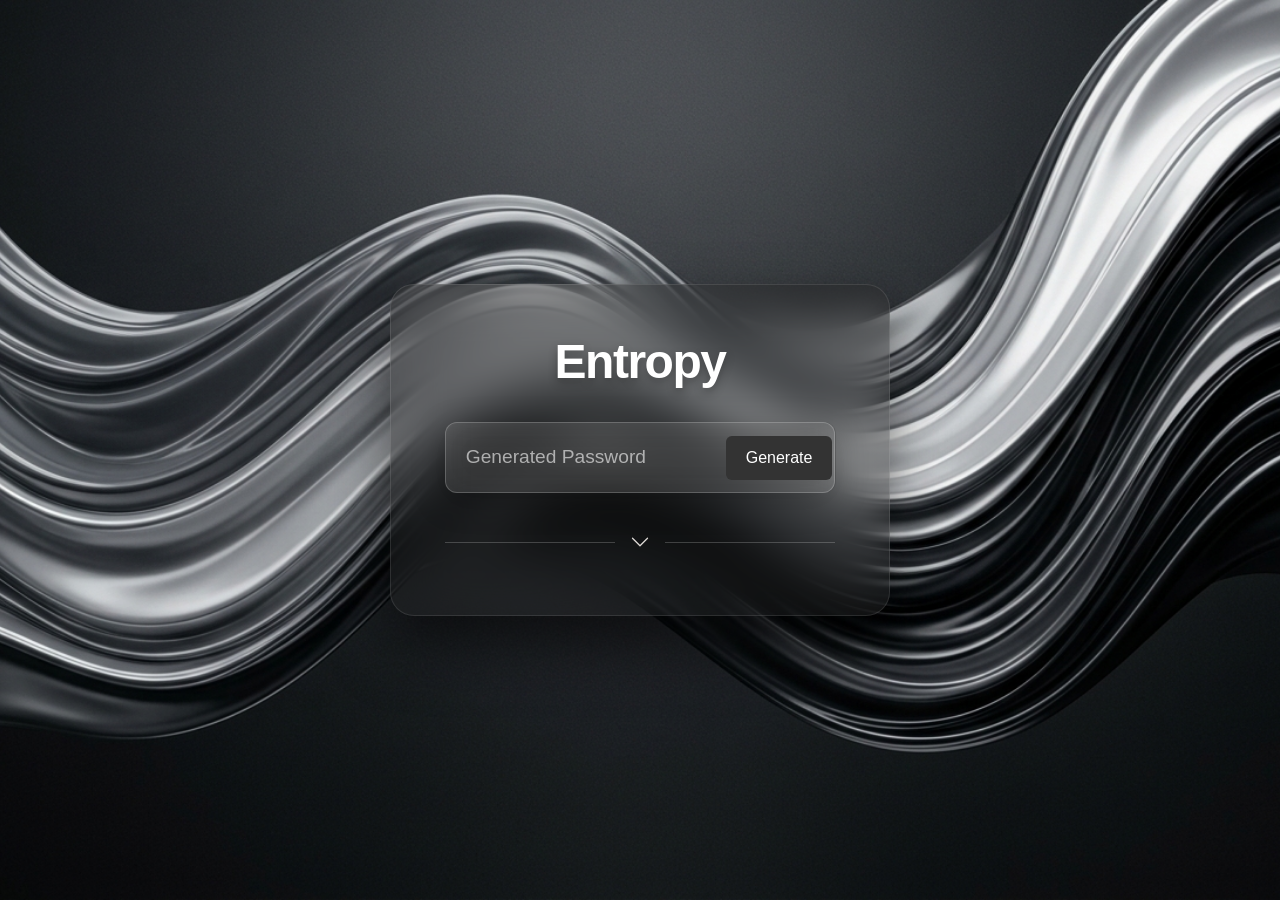
<file: Cryptographic Password Generator/index.html>
<!DOCTYPE html>
<html lang="en">
<head>
    <meta charset="UTF-8">
    <meta name="viewport" content="width=device-width, initial-scale=1.0">
    <title>Random Password Generator</title>
    <!-- Bootstrap CSS -->
    <link href="https://cdn.jsdelivr.net/npm/bootstrap@5.3.3/dist/css/bootstrap.min.css" rel="stylesheet">
    <link rel="stylesheet" href="style.css">
</head>
<body>
    <div class="main-card">
        <h1>Entropy</h1>
        
        <div class="password-container glass-panel">
            <input type="text" id="password-output" readonly placeholder="Generated Password">
            <button id="generate-btn">Generate</button>
        </div>

        <div class="accordion mt-4" id="settingsAccordion" style="width: 400px; max-width: 90%;">
            <div class="accordion-item" style="background: transparent; border: none;">
                <h2 class="accordion-header" id="headingSettings">
                    <button class="accordion-button collapsed minimal-accordion" type="button" data-bs-toggle="collapse" data-bs-target="#collapseSettings" aria-expanded="false" aria-controls="collapseSettings">
                        <span class="right-line"></span>
                    </button>
                </h2>
                <div id="collapseSettings" class="accordion-collapse collapse" aria-labelledby="headingSettings" data-bs-parent="#settingsAccordion">
                    <div class="accordion-body glass-panel mt-2">
                        <div class="settings">
                            <div class="setting mb-2 d-flex justify-content-between align-items-center">
                                <label for="length" class="mb-0">Password Length</label>
                                <input type="number" id="length" min="4" max="10" value="10" class="custom-glass-input" style="max-width: 70px;">
                            </div>
                            <div class="setting mb-2 d-flex justify-content-between align-items-center">
                                <label for="uppercase" class="mb-0">Include Uppercase letters</label>
                                <input type="checkbox" id="uppercase" checked class="custom-glass-checkbox mt-0">
                            </div>
                            <div class="setting mb-2 d-flex justify-content-between align-items-center">
                                <label for="lowercase" class="mb-0">Include Lowercase letters</label>
                                <input type="checkbox" id="lowercase" checked class="custom-glass-checkbox mt-0">
                            </div>
                            <div class="setting mb-2 d-flex justify-content-between align-items-center">
                                <label for="numbers" class="mb-0">Include Numbers</label>
                                <input type="checkbox" id="numbers" checked class="custom-glass-checkbox mt-0">
                            </div>
                            <div class="setting d-flex justify-content-between align-items-center">
                                <label for="symbols" class="mb-0">Include Symbols</label>
                                <input type="checkbox" id="symbols" checked class="custom-glass-checkbox mt-0">
                            </div>
                        </div>
                    </div>
                </div>
            </div>
        </div>
    </div>

    <!-- Bootstrap JS Bundle -->
    <script src="https://cdn.jsdelivr.net/npm/bootstrap@5.3.3/dist/js/bootstrap.bundle.min.js"></script>
    <script src="script.js"></script>
</body>
</html>
</file>
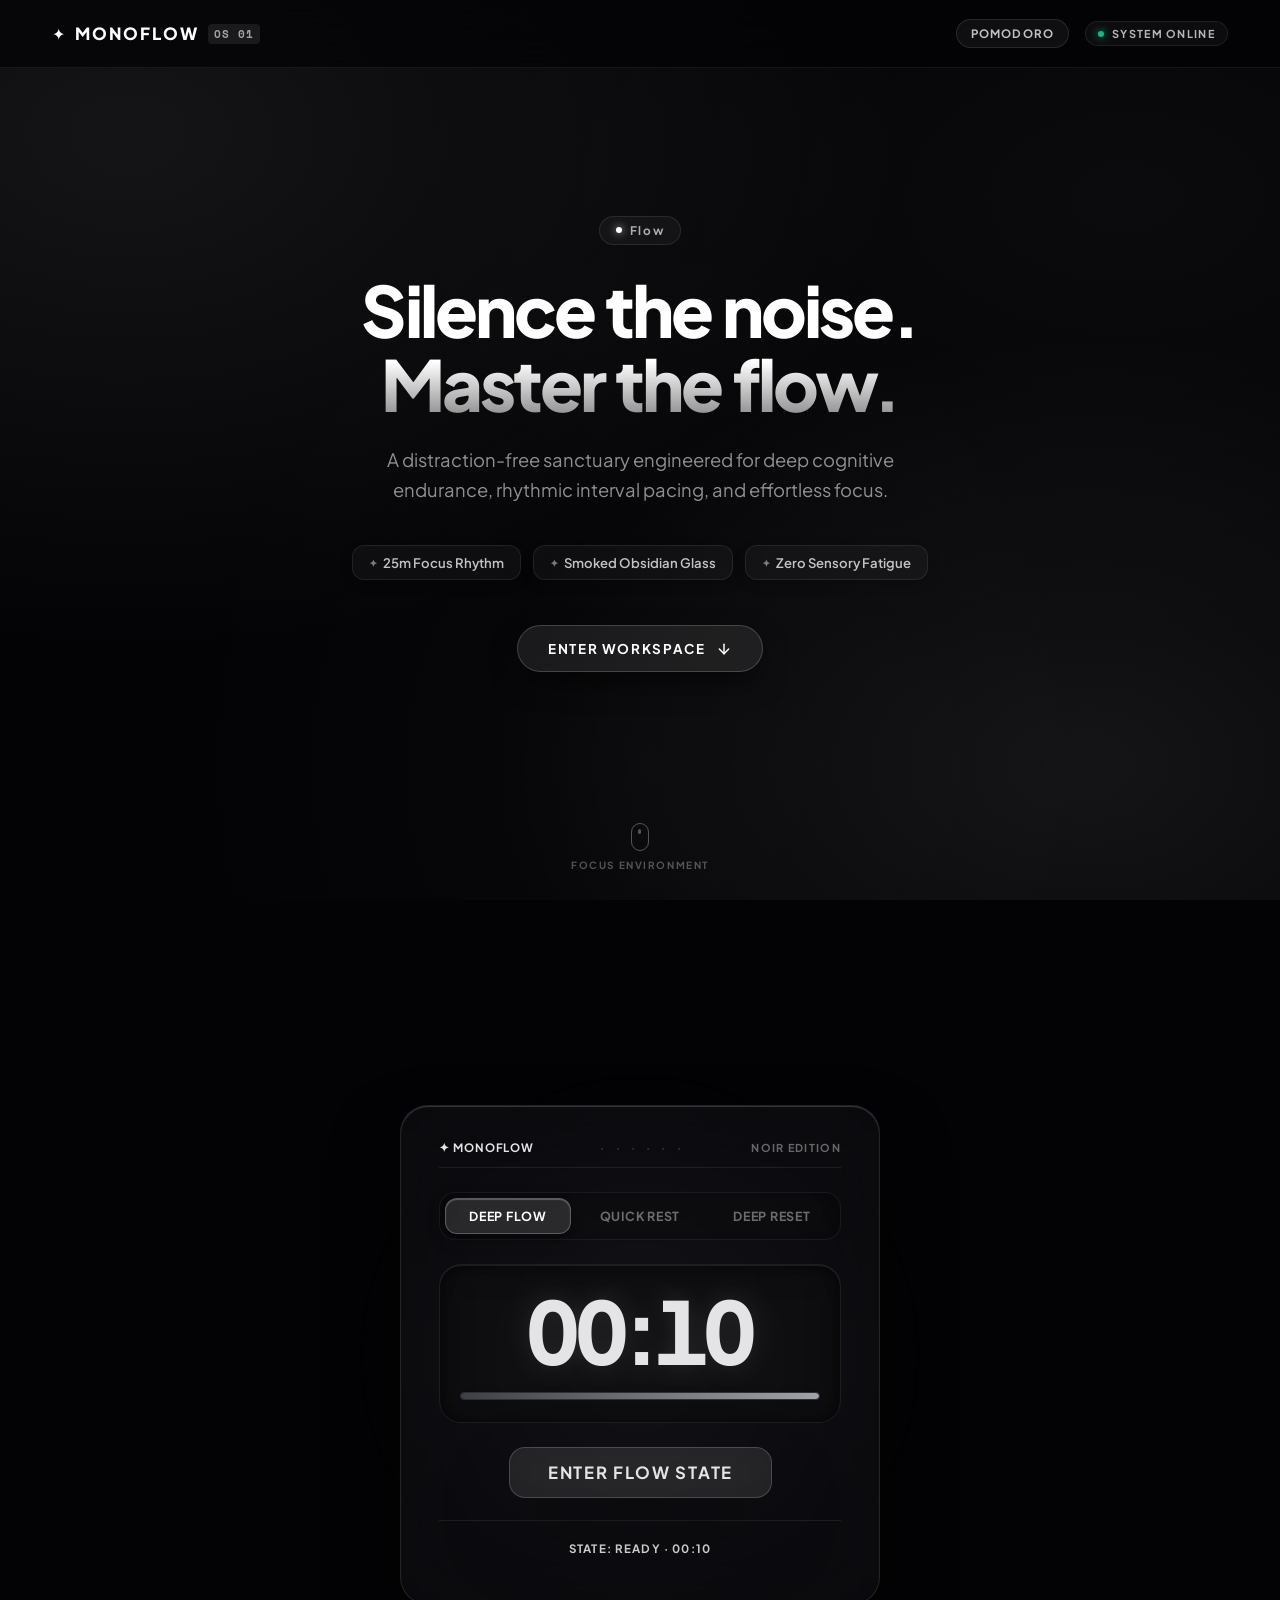
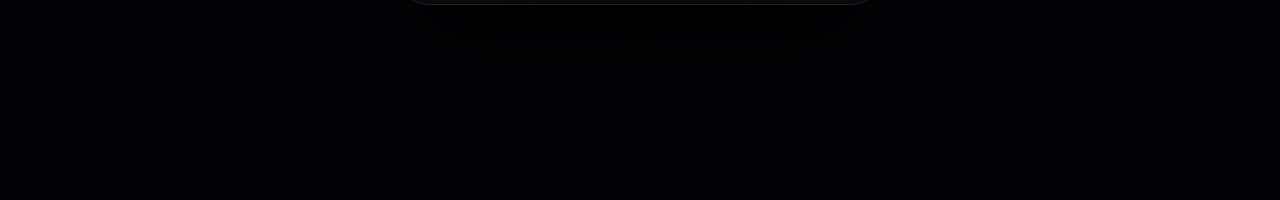
<file: Projects/Pomodoro Timer/index.html>
<!DOCTYPE html>
<html lang="en">
<head>
  <meta charset="UTF-8">
  <meta name="viewport" content="width=device-width, initial-scale=1.0">
  <title>MONOFLOW · Silence The Noise</title>
  <link rel="preconnect" href="https://fonts.googleapis.com">
  <link rel="preconnect" href="https://fonts.gstatic.com" crossorigin>
  <link href="https://fonts.googleapis.com/css2?family=Plus+Jakarta+Sans:wght@400;500;600;700;800&family=Space+Mono:wght@400;700&display=swap" rel="stylesheet">
  <link rel="stylesheet" href="style.css?v=20">
</head>
<body class="theme-pomodoro">

  <!-- Minimal Glass Header Navigation -->
  <header class="site-header">
    <div class="header-inner">
      <div class="brand">
        <span class="brand-spark">✦</span>
        <span class="brand-name">MONOFLOW</span>
        <span class="brand-badge">OS 01</span>
      </div>
      <div class="header-right">
        <a href="#timer-section" class="nav-cta-link">POMODORO</a>
        <div class="header-status">
          <span class="status-pulse"></span>
          <span class="status-label">SYSTEM ONLINE</span>
        </div>
      </div>
    </div>
  </header>

  <!-- 1. Full-Height Minimalist Hero Screen -->
  <section class="hero-screen">
    <div class="hero-content">
      <div class="hero-badge">
        <span class="badge-dot"></span>
        <span class="badge-text">Flow</span>
      </div>

      <h1 class="hero-title">
        Silence the noise.<br>
        <span class="hero-gradient-text">Master the flow.</span>
      </h1>

      <p class="hero-description">
        A distraction-free sanctuary engineered for deep cognitive endurance, rhythmic interval pacing, and effortless focus.
      </p>

      <!-- Key Value Metric Pills -->
      <div class="hero-pills">
        <div class="hero-pill">
          <span class="pill-dot">✦</span>
          <span>25m Focus Rhythm</span>
        </div>
        <div class="hero-pill">
          <span class="pill-dot">✦</span>
          <span>Smoked Obsidian Glass</span>
        </div>
        <div class="hero-pill">
          <span class="pill-dot">✦</span>
          <span>Zero Sensory Fatigue</span>
        </div>
      </div>

      <!-- Action Button to Transition to Clean Timer Environment -->
      <div class="hero-actions">
        <a href="#timer-section" class="hero-cta-btn" id="hero-cta-btn">
          <span>ENTER WORKSPACE</span>
          <svg viewBox="0 0 24 24" width="16" height="16" stroke="currentColor" stroke-width="2.2" fill="none" stroke-linecap="round" stroke-linejoin="round">
            <line x1="12" y1="5" x2="12" y2="19"></line>
            <polyline points="19 12 12 19 5 12"></polyline>
          </svg>
        </a>
      </div>
    </div>

    <!-- Gentle Scroll Indicator -->
    <a href="#timer-section" class="scroll-indicator" aria-label="Scroll to timer environment">
      <span class="scroll-mouse">
        <span class="scroll-wheel"></span>
      </span>
      <span class="scroll-text">FOCUS ENVIRONMENT</span>
    </a>
  </section>

  <!-- 2. Clean Dedicated Timer Environment (Below Hero Screen) -->
  <section class="timer-section" id="timer-section">
    <div class="timer-ambient-glow" aria-hidden="true"></div>

    <div class="timer-container-wrapper">
      <main class="container" id="main-container">
        <!-- Full Expanded View -->
        <div class="expanded-view" id="expanded-view">
          
          <!-- Frosted Glass Monolithic Header -->
          <div class="terminal-header">
            <span class="term-tag">
              <span class="text-full">✦ MONOFLOW</span>
              <span class="text-short">✦ MONO</span>
            </span>
            <span class="term-dots">· · · · · ·</span>
            <span class="term-meta">NOIR EDITION</span>
          </div>

          <!-- Mode Selector Blocks -->
          <div class="modes">
            <button type="button" class="mode-btn active" id="pomodoro-btn">
              <span class="btn-text-full">DEEP FLOW</span>
              <span class="btn-text-short">FLOW</span>
            </button>
            <button type="button" class="mode-btn" id="short-break-btn">
              <span class="btn-text-full">QUICK REST</span>
              <span class="btn-text-short">REST</span>
            </button>
            <button type="button" class="mode-btn" id="long-break-btn">
              <span class="btn-text-full">DEEP RESET</span>
              <span class="btn-text-short">RESET</span>
            </button>
          </div>

          <!-- Timer Display & Glowing Progress Bar -->
          <div class="timer-box-frame" id="timer-box-frame">
            <div id="timer">00:10</div>
            <div class="progress-bar-track" role="progressbar" aria-valuenow="100" aria-valuemin="0" aria-valuemax="100" aria-label="Timer Progress">
              <div class="progress-bar-fill" id="progress-bar-fill"></div>
            </div>
          </div>

          <!-- Action Button -->
          <button type="button" id="start-btn">
            <span class="btn-text-full">ENTER FLOW STATE</span>
            <span class="btn-text-short">ENTER FLOW</span>
          </button>

          <!-- Ambient Glass Footer & Status -->
          <div class="terminal-footer">
            <div class="term-barcode" aria-hidden="true"></div>
            <div class="term-status" id="term-status">
              <span class="status-full">STATE: READY · 00:10</span>
              <span class="status-short">READY · 00:10</span>
            </div>
          </div>
        </div>

        <!-- Minimal Collapse / Expand Button (Bottom-Center Aligned) -->
        <button type="button" class="collapse-btn" id="collapse-btn" aria-label="Toggle minimal view" title="Toggle Minimal View">
          <svg class="collapse-icon-expanded" viewBox="0 0 24 24" width="16" height="16" stroke="currentColor" stroke-width="2.4" fill="none" stroke-linecap="round" stroke-linejoin="round">
            <polyline points="4 14 12 6 20 14"></polyline>
          </svg>
        </button>

        <!-- Ultra-Minimal Collapsed Zen Pill View -->
        <div class="collapsed-view" id="collapsed-view" role="button" tabindex="0" title="Click to expand">
          <span class="collapsed-dot"></span>
          <span class="collapsed-timer" id="collapsed-timer">00:10</span>
          <span class="collapsed-mode" id="collapsed-mode">
            <span class="mode-full">DEEP FLOW</span>
            <span class="mode-short">FLOW</span>
          </span>
          <svg class="expand-icon" viewBox="0 0 24 24" width="14" height="14" stroke="currentColor" stroke-width="2.4" fill="none" stroke-linecap="round" stroke-linejoin="round">
            <polyline points="6 9 12 15 18 9"></polyline>
          </svg>
        </div>
      </main>
    </div>
  </section>

  <script src="script.js?v=14"></script>
</body>
</html>
</file>
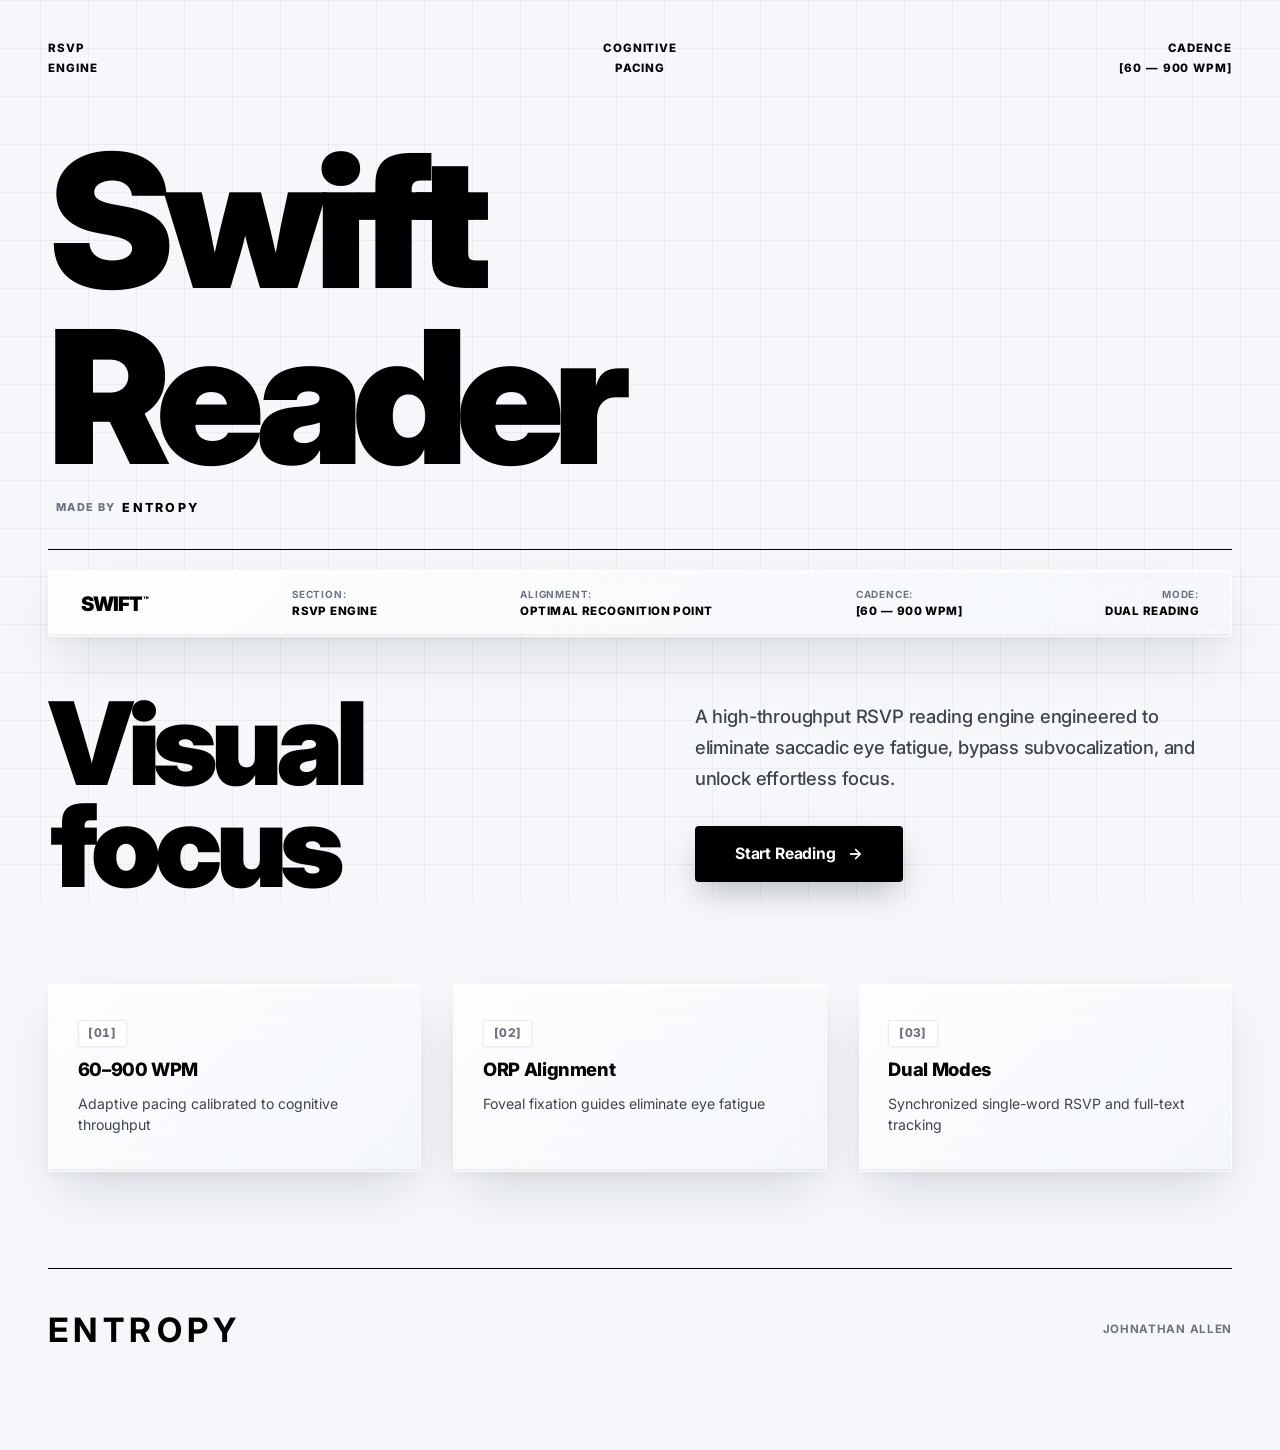
<file: Projects/Swift Reader/index.html>
<!DOCTYPE html>
<html lang="en">
<head>
  <meta charset="UTF-8">
  <meta name="viewport" content="width=device-width, initial-scale=1.0">
  <title>Swift — High-Throughput RSVP Speed Reader</title>
  <link rel="preconnect" href="https://fonts.googleapis.com">
  <link rel="preconnect" href="https://fonts.gstatic.com" crossorigin>
  <link href="https://fonts.googleapis.com/css2?family=Inter:wght@400;500;600;700;800;900&display=swap" rel="stylesheet">
  <link rel="stylesheet" href="style.css">
</head>
<body class="editorial-body">
  <!-- Fluid Liquid Metal Ambient Background -->
  <div class="ambient-backdrop">
    <div class="ambient-orb ambient-orb-1"></div>
    <div class="ambient-orb ambient-orb-2"></div>
    <div class="ambient-orb ambient-orb-3"></div>
  </div>

  <!-- Top Utility Navigation Grid -->
  <nav class="top-utility-grid" aria-label="Page utilities">
    <div class="utility-col utility-left">
      <span>RSVP</span>
      <span>ENGINE</span>
    </div>
    <div class="utility-col utility-mid">
      <span>COGNITIVE</span>
      <span>PACING</span>
    </div>
    <div class="utility-col utility-right">
      <span>CADENCE</span>
      <span>[60 — 900 WPM]</span>
    </div>
  </nav>

  <!-- Primary Colossal Section -->
  <header class="colossal-hero-section">
    <div class="colossal-title-wrapper">
      <h1 class="colossal-title">
        <span class="title-row">Swift<br>Reader</span>
      </h1>
      <div class="hero-attribution">
        <span class="attr-prefix">MADE BY</span>
        <span class="attr-brand">ENTROPY</span>
      </div>
    </div>
  </header>

  <!-- Advisory Mobile Screen Notice (< 480px) -->
  <aside class="hero-screen-notice" role="alert" aria-live="polite">
    <div class="notice-header">
      <div class="notice-badge">
        <span class="notice-pulse"></span>
        <span class="notice-tag">VIEWPORT NOTICE</span>
      </div>
      <span class="notice-code">[RES &lt; 480PX]</span>
    </div>
    <div class="notice-body">
      <h2 class="notice-title">Switch to a Larger Screen</h2>
      <p class="notice-description">
        Swift is engineered for high-throughput RSVP reading and dual-tracking modes requiring a wider display to maintain optimal visual pacing. Please access Swift on a tablet, laptop, or desktop computer.
      </p>
    </div>
    <div class="notice-footer">
      <span class="notice-meta-tag">OPTIMAL EXPERIENCE: ≥ 768PX</span>
    </div>
  </aside>

  <!-- Razor-Thin Full-Width Divider Line -->
  <div class="hairline-divider" role="separator"></div>

  <!-- Microscopic Structured Metadata Row -->
  <section class="metadata-grid" aria-label="System metadata">
    <div class="meta-col meta-brand">
      <span class="brand-mark">SWIFT<sup>™</sup></span>
      <span class="meta-brand-badge">SYSTEM SPECS</span>
    </div>
    <div class="meta-col">
      <span class="meta-label">SECTION:</span>
      <span class="meta-val">RSVP ENGINE</span>
    </div>
    <div class="meta-col">
      <span class="meta-label">ALIGNMENT:</span>
      <span class="meta-val">OPTIMAL RECOGNITION POINT</span>
    </div>
    <div class="meta-col">
      <span class="meta-label">CADENCE:</span>
      <span class="meta-val">[60 — 900 WPM]</span>
    </div>
    <div class="meta-col meta-right">
      <span class="meta-label">MODE:</span>
      <span class="meta-val">DUAL READING</span>
    </div>
  </section>

  <!-- Lower Section: Secondary Heading & Features -->
  <main class="lower-editorial-section">
    <div class="lower-layout">
      <!-- Colossal Secondary Staggered Heading -->
      <div class="secondary-heading-block">
        <h2 class="secondary-title">
          <span class="title-row">Visual</span>
          <span class="title-row">focus</span>
        </h2>
      </div>

      <!-- Description and Actions -->
      <div class="editorial-content-block">
        <p class="hero-description">
          A high-throughput RSVP reading engine engineered to eliminate saccadic eye fatigue, bypass subvocalization, and unlock effortless focus.
        </p>

        <div class="hero-actions">
          <a href="reader.html" class="editorial-cta-btn">
            <span>Start Reading</span>
            <span class="arrow">→</span>
          </a>
        </div>
      </div>
    </div>

    <!-- Editorial Feature Grid -->
    <div class="features-grid">
      <article class="feature-card">
        <span class="feature-index">[01]</span>
        <h3 class="feature-title">60–900 WPM</h3>
        <p class="feature-desc">Adaptive pacing calibrated to cognitive throughput</p>
      </article>
      <article class="feature-card">
        <span class="feature-index">[02]</span>
        <h3 class="feature-title">ORP Alignment</h3>
        <p class="feature-desc">Foveal fixation guides eliminate eye fatigue</p>
      </article>
      <article class="feature-card">
        <span class="feature-index">[03]</span>
        <h3 class="feature-title">Dual Modes</h3>
        <p class="feature-desc">Synchronized single-word RSVP and full-text tracking</p>
      </article>
    </div>
  </main>

  <!-- Minimalist Editorial Footer -->
  <footer class="editorial-footer" aria-label="Site footer">
    <div class="hairline-divider" role="separator"></div>

    <div class="footer-inner">
      <div class="footer-minimal-layout">
        <!-- Brand Identity (ENTROPY Logo) -->
        <div class="footer-brand-block">
          <span class="entropy-logo">ENTROPY</span>
        </div>

        <!-- Minimalist Legal Lockup -->
        <div class="footer-meta-block">
          <div class="footer-copy-text">
            <span>Johnathan Allen</span>
          </div>
        </div>
      </div>
    </div>
  </footer>

</body>
</html>
</file>
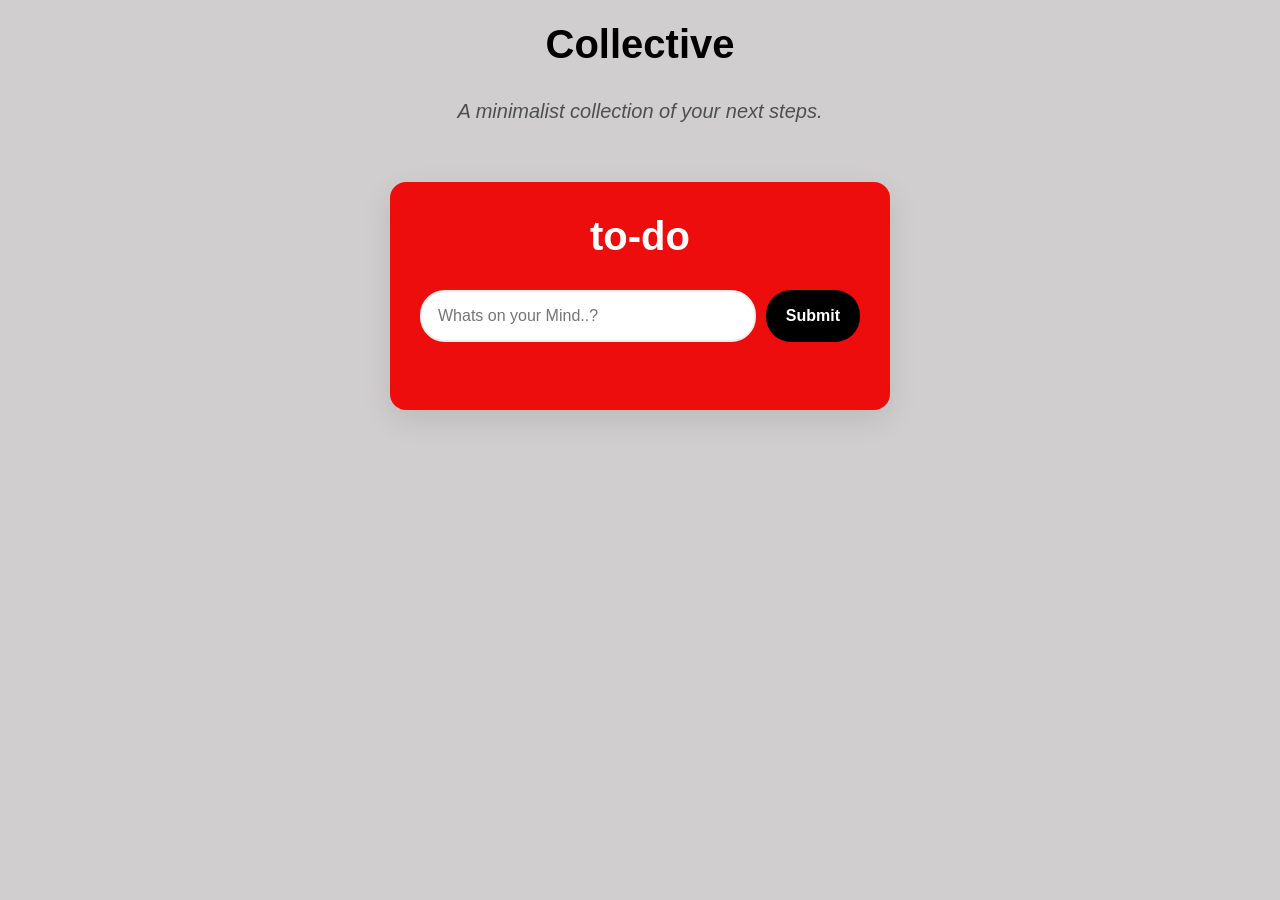
<file: Projects/To-Do App/index.html>
<!DOCTYPE html>
<html lang="en">
<head>
    <meta charset="UTF-8">
    <meta name="viewport" content="width=device-width, initial-scale=1.0">
    <title>To-Do List</title>
    <link href="https://cdn.jsdelivr.net/npm/bootstrap@5.3.8/dist/css/bootstrap.min.css" rel="stylesheet" integrity="sha384-sRIl4kxILFvY47J16cr9ZwB07vP4J8+LH7qKQnuqkuIAvNWLzeN8tE5YBujZqJLB" crossorigin="anonymous">
    <link rel="stylesheet" href="style.css">
</head>
<body>
    <section class="jumbotron text-center w-100">
        <div class="container">
          <h1 class="jumbotron-heading" style="color: black;">Collective</h1>
          <p class="lead text-muted" style="font-style: italic;">A minimalist collection of your next steps.</p>
          
        </div>
    </section>
    
    <div class="todo-container">
        <h1>to-do</h1>
        <div class="input-container">
            <input type="text" id="task-input" placeholder="Whats on your Mind..?">
            <button id="add-btn">Submit</button>
        </div>
        <ol id="task-list">
            <!-- Tasks will be added here dynamically -->
        </ol>
    </div>
    <script src="https://cdn.jsdelivr.net/npm/bootstrap@5.3.8/dist/js/bootstrap.bundle.min.js" integrity="sha384-FKyoEForCGlyvwx9Hj09JcYn3nv7wiPVlz7YYwJrWVcXK/BmnVDxM+D2scQbITxI" crossorigin="anonymous"></script>
    <script src="script.js"></script>
</body>
</html>
</file>
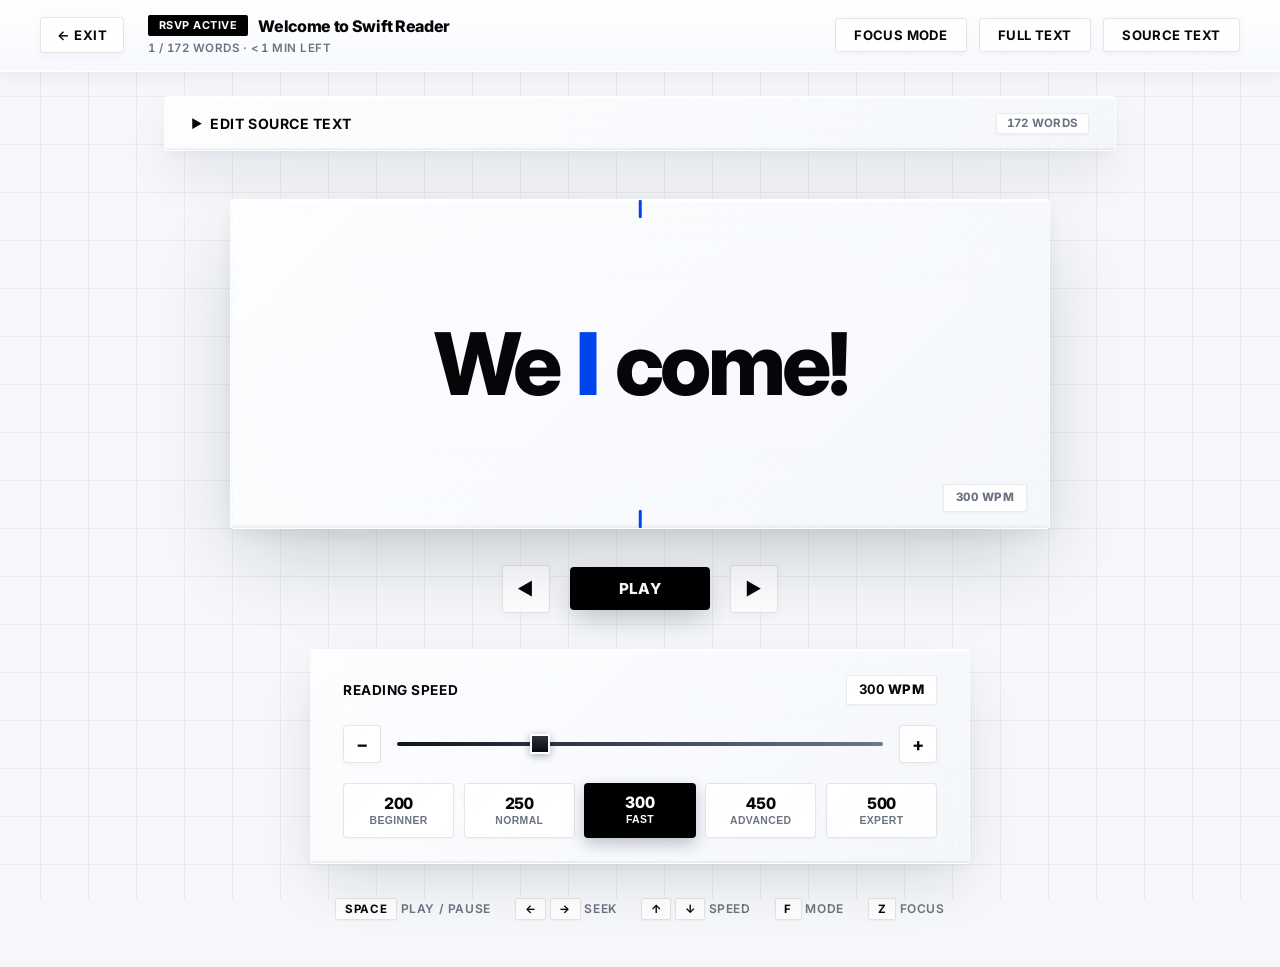
<file: Projects/Swift Reader/reader.html>
<!DOCTYPE html>
<html lang="en">
<head>
  <meta charset="UTF-8">
  <meta name="viewport" content="width=device-width, initial-scale=1.0">
  <title>Swift Reader — Reading Workspace</title>
  <link rel="preconnect" href="https://fonts.googleapis.com">
  <link rel="preconnect" href="https://fonts.gstatic.com" crossorigin>
  <link href="https://fonts.googleapis.com/css2?family=Inter:wght@400;500;600;700;800;900&display=swap" rel="stylesheet">
  <link rel="stylesheet" href="style.css">
  <script src="script.js" defer></script>
</head>
<body class="mode-rsvp">
  <!-- Fluid Liquid Metal Ambient Background -->
  <div class="ambient-backdrop">
    <div class="ambient-orb ambient-orb-1"></div>
    <div class="ambient-orb ambient-orb-2"></div>
    <div class="ambient-orb ambient-orb-3"></div>
  </div>

  <!-- Top Swiss Header -->
  <header class="app-header">
    <div class="header-container">
      <div class="header-left">
        <a href="index.html" class="back-link" title="Return to Home">
          <span>← Exit</span>
        </a>
        <div class="doc-info">
          <div class="doc-title-row">
            <span class="doc-badge">RSVP Active</span>
            <h1 id="doc-title" class="doc-title">Welcome to Swift Reader</h1>
          </div>
          <div id="reading-stats" class="reading-stats">1 / 172 words · &lt; 1 min left</div>
        </div>
      </div>

      <div class="header-right">
        <!-- Focus Mode Toggle -->
        <button id="focus-toggle-btn" class="icon-btn glass-btn focus-btn" title="Toggle Focus Mode (Z)" aria-label="Toggle Focus Mode">
          <span class="focus-label">Focus Mode</span>
        </button>
        <!-- Mode Switcher (RSVP vs Full Text) -->
        <button id="mode-toggle-btn" class="icon-btn glass-btn mode-btn" title="Toggle Full Text Mode (F)" aria-label="Toggle Reading Mode">
          <span class="mode-label">Full Text</span>
        </button>
        <!-- Toggle Source Text Input -->
        <button id="source-toggle-btn" class="icon-btn glass-btn" title="Edit Source Text" aria-label="Edit Source Text">
          <span>Source Text</span>
        </button>
      </div>

      <!-- Minimal Brand Tag (Active during mobile screen lockout) -->
      <span class="header-brand-tag">SWIFT</span>
    </div>
  </header>

  <!-- Collapsible Source Text Drawer -->
  <section class="source-panel-container">
    <div id="source-collapsible" class="source-collapsible">
      <button id="source-header-btn" class="source-summary" aria-expanded="false" aria-controls="source-body">
        <span class="summary-label">
          <span class="summary-chevron">▶</span>
          <span>Edit Source Text</span>
        </span>
        <span id="word-count-badge" class="word-count-badge">172 words</span>
      </button>
      <div id="source-body" class="source-body-wrapper">
        <div class="source-body-content">
          <textarea id="text-input" rows="7" placeholder="Paste or type text to read here...">Welcome!
You're reading this with RSVP — Rapid Serial Visual Presentation. One word at a time, right where your eyes are. No scanning, no jumping around. Just pure focus.
Notice how fast you're going? That's the magic. Your brain doesn't need to move your eyes across lines anymore. Words come to you. It's surprisingly natural once you get into the flow.
What You Can Do
Import any book, PDF, or article from a URL. Paste text directly if you prefer. Everything gets transformed into this smooth reading experience.
Customize your speed — start slow, then challenge yourself. Adjust the font, size, and pauses until it feels just right for you. The settings icon in the corner has everything you need.
Press Space to pause or play. Use arrow keys to skip forward or back. Toggle the text panel to see the full context whenever you need it.
That's It!
Go to your library and add something to read. A book you've been meaning to finish, an article you saved, anything. Happy reading!</textarea>
          <div class="source-actions">
            <button id="load-text-btn" class="load-text-btn glass-btn-primary">Load Text</button>
            <button id="collapse-text-btn" class="collapse-btn glass-btn" title="Collapse source text">Close</button>
          </div>
        </div>
      </div>
    </div>
  </section>

  <!-- Main Reading Workspace -->
  <main class="reading-workspace">

    <!-- Minimal Focus Mode Top Bar (Dedicated Clearance, Zero Content Overlap) -->
    <div class="focus-top-nav">
      <div class="focus-indicator-pill">
        <span class="focus-pulse-dot"></span>
        <span class="focus-nav-label">Focus Mode</span>
      </div>
      <button id="exit-focus-btn" class="exit-focus-btn glass-btn" title="Exit Focus Mode (Esc / Z)" aria-label="Exit Focus Mode">
        <span>✕ Exit Focus</span>
        <kbd>Esc</kbd>
      </button>
    </div>

    <!-- MODE 1: RSVP SINGLE-WORD VIEW (Default) -->
    <section id="rsvp-view" class="reading-mode-view rsvp-view">
      <!-- Stark Swiss RSVP Card -->
      <div class="rsvp-card">
        <div class="orp-tick orp-tick-top"></div>
        <div id="rsvp-word-display" class="rsvp-word-display">
          <span class="orp-prefix">Wel</span><span class="orp-anchor">c</span><span class="orp-suffix">ome!</span>
        </div>
        <div class="orp-tick orp-tick-bottom"></div>
        <div id="rsvp-wpm-badge" class="rsvp-wpm-badge">300 WPM</div>
      </div>

      <!-- Playback Controls -->
      <div class="playback-controls">
        <button id="prev-word-btn" class="nav-btn glass-btn" title="Previous word (←)">◀</button>
        <button id="play-pause-btn" class="play-btn glass-btn-primary" title="Play / Pause (Space)">Play</button>
        <button id="next-word-btn" class="nav-btn glass-btn" title="Next word (→)">▶</button>
      </div>

      <!-- Speed Control Panel -->
      <div class="speed-panel">
        <div class="speed-panel-header">
          <span class="speed-title">Reading Speed</span>
          <span class="speed-value-display"><strong id="speed-display-val">300</strong> WPM</span>
        </div>

        <!-- Slider with Minus and Plus Buttons -->
        <div class="speed-slider-row">
          <button id="speed-minus-btn" class="speed-step-btn glass-btn" title="Decrease speed (-)">−</button>
          <input type="range" id="speed-slider" min="60" max="900" step="10" value="300" class="speed-slider">
          <button id="speed-plus-btn" class="speed-step-btn glass-btn" title="Increase speed (+)">+</button>
        </div>

        <!-- Speed Presets -->
        <div class="speed-presets-row">
          <button class="preset-btn" data-wpm="200">
            <span class="preset-val">200</span>
            <span class="preset-name">Beginner</span>
          </button>
          <button class="preset-btn" data-wpm="250">
            <span class="preset-val">250</span>
            <span class="preset-name">Normal</span>
          </button>
          <button class="preset-btn active" data-wpm="300">
            <span class="preset-val">300</span>
            <span class="preset-name">Fast</span>
          </button>
          <button class="preset-btn" data-wpm="450">
            <span class="preset-val">450</span>
            <span class="preset-name">Advanced</span>
          </button>
          <button class="preset-btn" data-wpm="500">
            <span class="preset-val">500</span>
            <span class="preset-name">Expert</span>
          </button>
        </div>
      </div>

      <!-- Keyboard Shortcuts Legend -->
      <footer class="shortcuts-legend">
        <span><kbd>Space</kbd> Play / Pause</span>
        <span><kbd>←</kbd> <kbd>→</kbd> Seek</span>
        <span><kbd>↑</kbd> <kbd>↓</kbd> Speed</span>
        <span><kbd>F</kbd> Mode</span>
        <span><kbd>Z</kbd> Focus</span>
      </footer>
    </section>

    <!-- MODE 2: FULL TEXT VIEW -->
    <section id="fulltext-view" class="reading-mode-view fulltext-view">
      <!-- Full Passage Content -->
      <div id="reader-passage" class="passage-container" aria-live="polite">
        <!-- Spans mounted dynamically -->
      </div>

      <!-- Bottom Progress & Controls Bar -->
      <div class="fulltext-bottom-bar">
        <div class="fulltext-nav-controls">
          <button id="ft-prev-btn" class="nav-btn glass-btn" title="Previous word">◀</button>
          <button id="ft-play-pause-btn" class="play-btn glass-btn-primary" title="Play / Pause">Play</button>
          <button id="ft-next-btn" class="nav-btn glass-btn" title="Next word">▶</button>
        </div>

        <!-- Progress Timeline Track -->
        <div class="timeline-container">
          <input type="range" id="ft-progress-bar" min="0" max="100" value="0" class="timeline-slider">
        </div>

        <div class="fulltext-stats">
          <span id="ft-time-left" class="hud-pill">&lt; 1 min left</span>
          <span id="ft-wpm" class="hud-pill">300 WPM</span>
        </div>
      </div>
    </section>

    <!-- Advisory Screen Notice (< 480px) -->
    <div id="screen-notice" class="screen-notice" role="alert">
      <div class="notice-title">Screen Notice</div>
      <p>Please expand your viewport or switch to a display wider than 480px for the optimal RSVP reading experience.</p>
    <div id="screen-notice" class="screen-notice" role="alert" aria-live="polite">
      <div class="notice-header">
        <div class="notice-badge">
          <span class="notice-pulse"></span>
          <span class="notice-tag">VIEWPORT NOTICE</span>
        </div>
        <span class="notice-code">[RES &lt; 480PX]</span>
      </div>
      <div class="notice-body">
        <h2 class="notice-title">Switch to a Larger Screen</h2>
        <p class="notice-description">
          Swift is engineered for high-throughput RSVP reading and dual-tracking modes requiring a wider display to maintain optimal visual pacing. Please access Swift on a tablet, laptop, or desktop computer.
        </p>
      </div>
      <div class="notice-footer">
        <span class="notice-meta-tag">OPTIMAL EXPERIENCE: ≥ 768PX</span>
      </div>
    </div>

  </main>
</body>
</html>
</file>
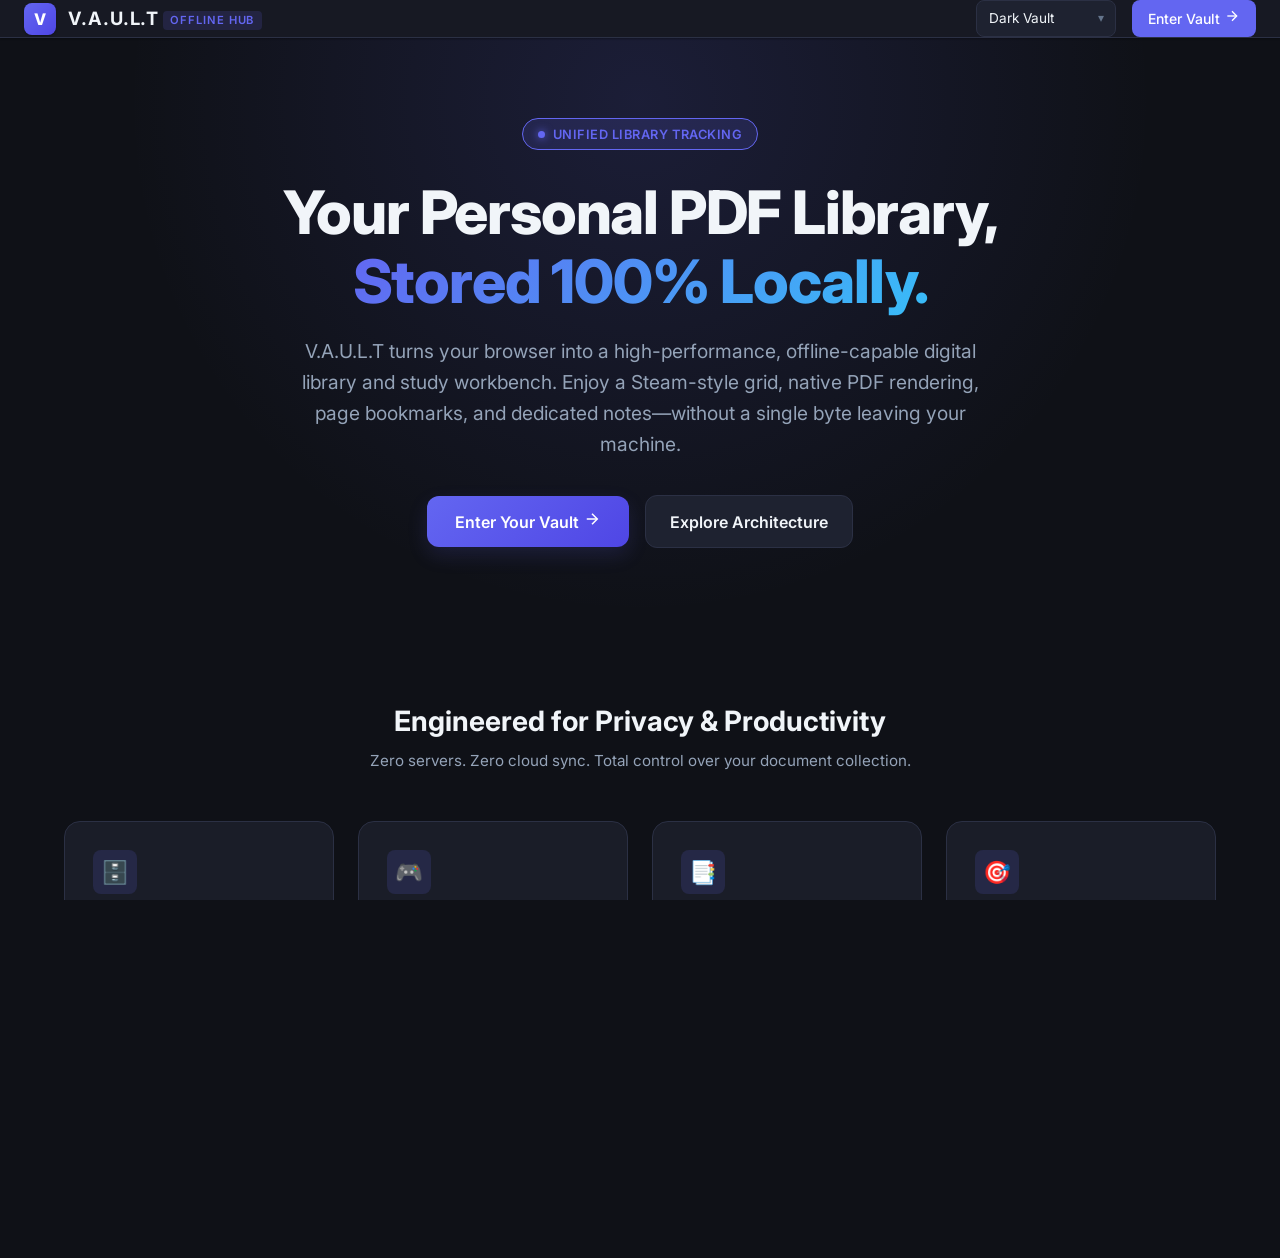
<file: Projects/V.A.U.L.T/hero.html>
<!DOCTYPE html>
<html lang="en" data-theme="dark">
<head>
  <meta charset="UTF-8">
  <meta name="viewport" content="width=device-width, initial-scale=1.0">
  <title>V.A.U.L.T — Visual Application for Unified Library Tracking</title>
  <meta name="description" content="Offline-capable, privacy-focused digital library and study environment for your PDF documents.">

  <!-- Google Fonts: Inter -->
  <link rel="preconnect" href="https://fonts.googleapis.com">
  <link rel="preconnect" href="https://fonts.gstatic.com" crossorigin>
  <link href="https://fonts.googleapis.com/css2?family=Inter:wght@400;500;600;700;800&display=swap" rel="stylesheet">

  <!-- Modular Styles -->
  <link rel="stylesheet" href="css/themes.css">
  <link rel="stylesheet" href="css/styles.css">
</head>
<body class="hero-page">

  <!-- Header -->
  <header class="app-header">
    <a href="hero.html" class="brand">
      <div class="brand-icon">V</div>
      <div>
        <span class="brand-title">V.A.U.L.T</span>
        <span class="brand-badge">Offline Hub</span>
      </div>
    </a>

    <div class="header-actions">
      <!-- Theme Switcher -->
      <div class="theme-dropdown">
        <select id="theme-select" class="theme-select" aria-label="Select Theme">
          <option value="dark" selected>Dark Vault</option>
          <option value="light">Clean Light</option>
          <option value="midnight">Midnight OLED</option>
          <option value="sepia">Warm Sepia</option>
        </select>
      </div>

      <!-- Launch App Button -->
      <a href="index.html" class="btn btn-primary">
        <span>Enter Vault</span>
        <svg width="16" height="16" viewBox="0 0 24 24" fill="none" stroke="currentColor" stroke-width="2">
          <line x1="5" y1="12" x2="19" y2="12"></line>
          <polyline points="12 5 19 12 12 19"></polyline>
        </svg>
      </a>
    </div>
  </header>

  <!-- Hero Section -->
  <main>
    <section class="hero-section">
      <div class="hero-container">
        <div class="hero-pill">
          <span class="hero-pill-dot"></span>
          <span>Unified Library Tracking</span>
        </div>

        <h1 class="hero-title">
          Your Personal PDF Library,<br>
          <span>Stored 100% Locally.</span>
        </h1>

        <p class="hero-desc">
          V.A.U.L.T turns your browser into a high-performance, offline-capable digital library and study workbench. Enjoy a Steam-style grid, native PDF rendering, page bookmarks, and dedicated notes—without a single byte leaving your machine.
        </p>

        <div class="hero-cta-group">
          <!-- Primary CTA Button Redirecting to Vault -->
          <a href="index.html" class="btn btn-hero-primary" id="btn-enter-vault">
            <span>Enter Your Vault</span>
            <svg width="18" height="18" viewBox="0 0 24 24" fill="none" stroke="currentColor" stroke-width="2">
              <line x1="5" y1="12" x2="19" y2="12"></line>
              <polyline points="12 5 19 12 12 19"></polyline>
            </svg>
          </a>

          <a href="#features" class="btn btn-hero-secondary">
            <span>Explore Architecture</span>
          </a>
        </div>
      </div>
    </section>

    <!-- Features Overview -->
    <section id="features" class="features-section">
      <div class="section-title-wrap">
        <h2 class="section-title">Engineered for Privacy & Productivity</h2>
        <p class="section-subtitle">Zero servers. Zero cloud sync. Total control over your document collection.</p>
      </div>

      <div class="features-grid">
        <!-- Feature 1 -->
        <div class="feature-card">
          <div class="feature-icon-box">🗄️</div>
          <h3 class="feature-title">IndexedDB Storage</h3>
          <p class="feature-text">
            Bypasses the restrictive 5MB localStorage limit. Heavy PDF blobs, custom cover art, and metadata are safely indexed in your local browser storage.
          </p>
        </div>

        <!-- Feature 2 -->
        <div class="feature-card">
          <div class="feature-icon-box">🎮</div>
          <h3 class="feature-title">Steam-Style Grid</h3>
          <p class="feature-text">
            Organize your documents visually with a card grid layout inspired by game libraries, featuring cover art, progress meters, and descriptions.
          </p>
        </div>

        <!-- Feature 3 -->
        <div class="feature-card">
          <div class="feature-icon-box">📑</div>
          <h3 class="feature-title">Study Workbench</h3>
          <p class="feature-text">
            Powered by PDF.js for hardware-accelerated canvas rendering. Automatically recalls your last read page, quick-jump bookmarks, and per-book notes.
          </p>
        </div>

        <!-- Feature 4 -->
        <div class="feature-card">
          <div class="feature-icon-box">🎯</div>
          <h3 class="feature-title">Focus Mode</h3>
          <p class="feature-text">
            Strip away all navigation bars, side drawers, and chrome with a single click to enter an immersive, distraction-free reading environment.
          </p>
        </div>
      </div>
    </section>
  </main>

  <!-- Footer -->
  <footer class="hero-footer">
    <p>V.A.U.L.T — Visual Application for Unified Library Tracking • Offline-First Vanilla Architecture</p>
  </footer>

  <!-- Theme Synchronization Script -->
  <script>
    (function() {
      const THEME_KEY = 'vault_theme';
      const savedTheme = localStorage.getItem(THEME_KEY) || 'dark';
      document.documentElement.setAttribute('data-theme', savedTheme);

      const themeSelect = document.getElementById('theme-select');
      if (themeSelect) {
        themeSelect.value = savedTheme;
        themeSelect.addEventListener('change', (e) => {
          const selected = e.target.value;
          document.documentElement.setAttribute('data-theme', selected);
          localStorage.setItem(THEME_KEY, selected);
        });
      }
    })();
  </script>
</body>
</html>
</file>
<file: Cryptographic Password Generator/style.css>
/* Basic reset */
body {
    margin: 0;
    padding: 0;
    box-sizing: border-box;
    font-family: Arial, sans-serif;
    min-height: 100vh;
    display: flex;
    flex-direction: column;
    justify-content: center;
    align-items: center;
    
    /* Generated 3D Glossy Wave Background */
    background-color: #111;
    background-image: url('bg.jpg');
    background-size: cover;
    background-position: center;
    background-attachment: fixed;
    color: #fff;
}

@keyframes gradientBG {
    0% { background-position: 0% 50%; }
    50% { background-position: 100% 50%; }
    100% { background-position: 0% 50%; }
}

h1 {
    display: flex;
    justify-content: center;
    align-items: center;
    margin-bottom: 2rem;
    width: 400px;
    max-width: 90%;
    font-size: 3rem;
    font-weight: 700;
    letter-spacing: -1.5px;
    color: #ffffff;
    text-shadow: 0 4px 10px rgba(0, 0, 0, 0.3);
}

/* Main Super Frosted Card */
.main-card {
    display: flex;
    flex-direction: column;
    align-items: center;
    padding: 3rem 2rem;
    border-radius: 24px;
    width: 500px;
    max-width: 95%;
    background: rgba(30, 30, 30, 0.4);
    backdrop-filter: blur(24px);
    -webkit-backdrop-filter: blur(24px);
    border: 1px solid rgba(255, 255, 255, 0.1);
    box-shadow: 0 30px 60px rgba(0, 0, 0, 0.6);
}

/* Glass Panel Component */
.glass-panel {
    background: rgba(255, 255, 255, 0.1) !important;
    backdrop-filter: blur(16px);
    -webkit-backdrop-filter: blur(16px);
    border: 1px solid rgba(255, 255, 255, 0.2) !important;
    box-shadow: 0 8px 32px 0 rgba(0, 0, 0, 0.3) !important;
    border-radius: 12px;
}

.password-container {
    display: flex;
    align-items: center;
    padding: 10px;
    width: 400px;
    max-width: 90%;
}

#password-output {
    flex-grow: 1;
    border: none;
    outline: none;
    font-size: 1.2rem;
    padding: 10px;
    background: transparent;
    color: rgba(255, 255, 255, 0.9);
}

#password-output::placeholder {
    color: rgba(255, 255, 255, 0.6);
    opacity: 1; 
}

#generate-btn {
    background-color: #333;
    color: white;
    border: none;
    padding: 10px 20px;
    border-radius: 6px;
    cursor: pointer;
    font-size: 1rem;
    margin-left: 10px;
    transition: background-color 0.2s;
}

#generate-btn:hover {
    background-color: #555;
}

/* Accordion text matching the glass aesthetic */
.accordion-button,
.accordion-body label {
    color: rgba(255, 255, 255, 0.8) !important;
    font-weight: 300 !important;
}

/* Minimalist Accordion Line Design */
.accordion-item {
    border: none !important;
    background: transparent !important;
    overflow: hidden;
}

.minimal-accordion {
    background: transparent !important;
    padding: 15px 0 !important;
    box-shadow: none !important;
}

.minimal-accordion::before {
    content: "";
    flex: 1;
    height: 1px;
    background-color: rgba(255, 255, 255, 0.2);
    order: 1;
}

.minimal-accordion::after {
    margin-left: 15px !important;
    margin-right: 15px !important;
    order: 2;
    filter: invert(1); /* Makes the chevron white */
}

.minimal-accordion .right-line {
    flex: 1;
    height: 1px;
    background-color: rgba(255, 255, 255, 0.2);
    order: 3;
    display: block;
}

/* Custom Glass Checkboxes */
.custom-glass-checkbox {
    appearance: none;
    -webkit-appearance: none;
    width: 20px;
    height: 20px;
    background: rgba(255, 255, 255, 0.1);
    border: 1px solid rgba(255, 255, 255, 0.3);
    border-radius: 4px;
    cursor: pointer;
    position: relative;
    transition: all 0.2s ease;
}

.custom-glass-checkbox:checked {
    background: rgba(255, 255, 255, 0.3);
    border-color: rgba(255, 255, 255, 0.6);
}

.custom-glass-checkbox:checked::after {
    content: '✔';
    position: absolute;
    top: 50%;
    left: 50%;
    transform: translate(-50%, -50%);
    color: white;
    font-size: 14px;
    line-height: 1;
}

/* Custom Glass Number Input */
.custom-glass-input {
    background: rgba(255, 255, 255, 0.1);
    border: 1px solid rgba(255, 255, 255, 0.3);
    color: white;
    border-radius: 6px;
    padding: 5px;
    text-align: center;
    outline: none;
}

.custom-glass-input:focus {
    border-color: rgba(255, 255, 255, 0.6);
}

@media (max-width: 480px) {
    h1 {
        font-size: 2.8rem;
    }

    .password-container {
        flex-direction: column;
    }

    #password-output {
        width: 100%;
        text-align: center;
        box-sizing: border-box;
    }

    #generate-btn {
        margin-left: 0;
        margin-top: 10px;
        width: 100%;
    }
}
</file>
<file: Projects/Pomodoro Timer/style.css>
html {
  scroll-behavior: smooth;
}

* {
  box-sizing: border-box;
  margin: 0;
  padding: 0;
}

:root {
  --font-display: 'Plus Jakarta Sans', -apple-system, BlinkMacSystemFont, 'Segoe UI', Roboto, sans-serif;
  --font-mono: 'Space Mono', monospace;
  --transition-smooth: 0.5s cubic-bezier(0.4, 0, 0.2, 1);
}

/* ----------------------------------------------------
   Unified Obsidian Smoked Glass Palette (Long Break Palette)
   Deep midnight void with ultra-sheer frosted glass across all modes
----------------------------------------------------- */

body.theme-pomodoro,
body.theme-short-break,
body.theme-long-break {
  --bg-color: #030305;
  --orb-1: rgba(255, 255, 255, 0.07);
  --orb-2: rgba(200, 205, 215, 0.04);
  --orb-3: rgba(220, 225, 235, 0.02);
  --card-bg: rgba(255, 255, 255, 0.035);
  --card-border: rgba(255, 255, 255, 0.1);
  --card-shadow: 0 36px 80px -16px rgba(0, 0, 0, 0.95);
  --card-inner-top: rgba(255, 255, 255, 0.18);
  --card-inner-bottom: rgba(0, 0, 0, 0.4);
  --text-main: #E4E4E7;
  --text-muted: rgba(255, 255, 255, 0.38);
  --header-border: rgba(255, 255, 255, 0.08);
  --well-bg: rgba(0, 0, 0, 0.35);
  --well-border: rgba(255, 255, 255, 0.08);
  --well-inner-shadow: inset 0 2px 10px rgba(0, 0, 0, 0.5);
  --track-bg: rgba(255, 255, 255, 0.05);
  --track-border: rgba(255, 255, 255, 0.09);
  --progress-gradient: linear-gradient(90deg, #3F3F46, #A1A1AA);
  --accent-glow: rgba(255, 255, 255, 0.18);
  --timer-shadow: 0 0 25px rgba(255, 255, 255, 0.12);
  --modes-tray-bg: rgba(0, 0, 0, 0.35);
  --modes-tray-border: rgba(255, 255, 255, 0.07);
  --mode-btn-color: rgba(255, 255, 255, 0.4);
  --mode-btn-hover-bg: rgba(255, 255, 255, 0.05);
  --mode-btn-hover-color: #E4E4E7;
  --mode-btn-active-bg: rgba(255, 255, 255, 0.12);
  --mode-btn-active-border: rgba(255, 255, 255, 0.24);
  --mode-btn-active-color: #FFFFFF;
  --mode-btn-active-shadow: 0 4px 16px rgba(0, 0, 0, 0.5), inset 0 1px 1px rgba(255, 255, 255, 0.25);
  --btn-bg: rgba(255, 255, 255, 0.08);
  --btn-border: rgba(255, 255, 255, 0.18);
  --btn-color: #E4E4E7;
  --btn-hover-bg: rgba(255, 255, 255, 0.15);
  --btn-hover-border: rgba(255, 255, 255, 0.3);
  --btn-hover-shadow: 0 16px 40px -4px rgba(0, 0, 0, 0.7);
  --btn-active-shadow: 0 6px 20px -2px rgba(0, 0, 0, 0.7);
  --collapse-btn-bg: rgba(255, 255, 255, 0.05);
  --collapse-btn-border: rgba(255, 255, 255, 0.1);
  --collapse-btn-color: rgba(255, 255, 255, 0.35);
  --collapse-btn-hover-bg: rgba(255, 255, 255, 0.12);
  --collapse-btn-hover-color: #E4E4E7;
  --dot-color: #A1A1AA;
  --dot-glow: rgba(255, 255, 255, 0.2);
}

/* ----------------------------------------------------
   Atmospheric Layered Aura Backdrop
----------------------------------------------------- */

body {
  font-family: var(--font-display);
  min-height: 100vh;
  display: flex;
  flex-direction: column;
  background-color: var(--bg-color);
  background-image: 
    radial-gradient(at 10% 15%, var(--orb-1) 0px, transparent 48%),
    radial-gradient(at 88% 22%, var(--orb-2) 0px, transparent 46%),
    radial-gradient(at 50% 85%, var(--orb-3) 0px, transparent 52%),
    radial-gradient(at 85% 85%, var(--orb-1) 0px, transparent 40%);
  background-attachment: fixed;
  background-size: cover;
  color: var(--text-main);
  transition: background-color 0.6s cubic-bezier(0.4, 0, 0.2, 1),
              color 0.4s ease;
  padding: 0;
  margin: 0;
  -webkit-font-smoothing: antialiased;
  overflow-x: hidden;
}

/* ----------------------------------------------------
   Site Glass Header Navigation
----------------------------------------------------- */

.site-header {
  width: 100%;
  height: 68px;
  border-bottom: 1px solid rgba(255, 255, 255, 0.07);
  background: rgba(3, 3, 5, 0.65);
  backdrop-filter: blur(24px);
  -webkit-backdrop-filter: blur(24px);
  position: fixed;
  top: 0;
  left: 0;
  z-index: 100;
  display: flex;
  align-items: center;
}

.header-inner {
  max-width: 1240px;
  width: 100%;
  margin: 0 auto;
  padding: 0 2rem;
  display: flex;
  justify-content: space-between;
  align-items: center;
}

.brand {
  display: inline-flex;
  align-items: center;
  gap: 0.6rem;
  user-select: none;
}

.brand-spark {
  color: #FFFFFF;
  font-size: 1rem;
}

.brand-name {
  font-family: var(--font-display);
  font-weight: 800;
  font-size: 1.05rem;
  letter-spacing: 0.12em;
  color: #FFFFFF;
}

.brand-badge {
  font-family: var(--font-mono);
  font-size: 0.68rem;
  font-weight: 700;
  padding: 2px 6px;
  border-radius: 4px;
  background: rgba(255, 255, 255, 0.08);
  color: rgba(255, 255, 255, 0.6);
  letter-spacing: 0.08em;
}

.header-right {
  display: flex;
  align-items: center;
  gap: 1rem;
}

.nav-cta-link {
  font-family: var(--font-display);
  font-size: 0.72rem;
  font-weight: 700;
  letter-spacing: 0.1em;
  color: rgba(255, 255, 255, 0.75);
  background: rgba(255, 255, 255, 0.05);
  border: 1px solid rgba(255, 255, 255, 0.1);
  padding: 6px 14px;
  border-radius: 999px;
  text-decoration: none;
  transition: all 0.2s ease;
}

.nav-cta-link:hover {
  color: #FFFFFF;
  background: rgba(255, 255, 255, 0.12);
  border-color: rgba(255, 255, 255, 0.2);
}

.header-status {
  display: inline-flex;
  align-items: center;
  gap: 0.5rem;
  padding: 5px 12px;
  border-radius: 999px;
  background: rgba(255, 255, 255, 0.04);
  border: 1px solid rgba(255, 255, 255, 0.08);
}

.status-pulse {
  width: 6px;
  height: 6px;
  border-radius: 50%;
  background: #10B981;
  box-shadow: 0 0 8px #10B981;
}

.status-label {
  font-size: 0.68rem;
  font-weight: 700;
  letter-spacing: 0.12em;
  color: rgba(255, 255, 255, 0.7);
}

/* ----------------------------------------------------
   1. Full-Height Hero Screen
----------------------------------------------------- */

.hero-screen {
  min-height: 100vh;
  display: flex;
  flex-direction: column;
  justify-content: center;
  align-items: center;
  padding: 100px 2rem 5rem 2rem;
  position: relative;
  box-sizing: border-box;
}

.hero-content {
  max-width: 820px;
  width: 100%;
  display: flex;
  flex-direction: column;
  align-items: center;
  text-align: center;
  margin: auto 0;
}

.hero-badge {
  display: inline-flex;
  align-items: center;
  gap: 8px;
  padding: 6px 16px;
  border-radius: 999px;
  background: rgba(255, 255, 255, 0.04);
  border: 1px solid rgba(255, 255, 255, 0.09);
  margin-bottom: 1.75rem;
}

.badge-dot {
  width: 6px;
  height: 6px;
  border-radius: 50%;
  background: #FFFFFF;
  box-shadow: 0 0 8px rgba(255, 255, 255, 0.8);
}

.badge-text {
  font-size: 0.74rem;
  letter-spacing: 0.14em;
  font-weight: 700;
  color: rgba(255, 255, 255, 0.65);
}

.hero-title {
  font-size: clamp(3rem, 5.5vw, 4.8rem);
  font-weight: 800;
  line-height: 1.05;
  letter-spacing: -0.04em;
  color: #FFFFFF;
  margin: 0 0 1.5rem 0;
}

.hero-gradient-text {
  background: linear-gradient(180deg, #FFFFFF 25%, rgba(255, 255, 255, 0.45) 100%);
  -webkit-background-clip: text;
  -webkit-text-fill-color: transparent;
}

.hero-description {
  font-size: 1.15rem;
  line-height: 1.65;
  color: rgba(255, 255, 255, 0.55);
  max-width: 580px;
  margin: 0 auto 2.5rem auto;
  font-weight: 400;
}

.hero-pills {
  display: flex;
  flex-wrap: wrap;
  justify-content: center;
  gap: 0.75rem;
  margin-bottom: 2.8rem;
}

.hero-pill {
  display: inline-flex;
  align-items: center;
  gap: 6px;
  padding: 8px 16px;
  border-radius: 12px;
  background: rgba(255, 255, 255, 0.035);
  border: 1px solid rgba(255, 255, 255, 0.08);
  font-size: 0.82rem;
  font-weight: 600;
  color: rgba(255, 255, 255, 0.75);
  box-shadow: 0 4px 12px rgba(0, 0, 0, 0.2);
}

.pill-dot {
  font-size: 0.65rem;
  color: rgba(255, 255, 255, 0.45);
}

.hero-actions {
  display: flex;
  justify-content: center;
  align-items: center;
  margin-bottom: 2rem;
}

.hero-cta-btn {
  display: inline-flex;
  align-items: center;
  gap: 0.65rem;
  padding: 14px 30px;
  border-radius: 999px;
  background: rgba(255, 255, 255, 0.08);
  border: 1px solid rgba(255, 255, 255, 0.18);
  color: #FFFFFF;
  font-family: var(--font-display);
  font-size: 0.84rem;
  font-weight: 700;
  letter-spacing: 0.12em;
  text-decoration: none;
  transition: all 0.25s cubic-bezier(0.16, 1, 0.3, 1);
  box-shadow: 0 12px 32px -8px rgba(0, 0, 0, 0.8);
}

.hero-cta-btn:hover {
  background: rgba(255, 255, 255, 0.16);
  border-color: rgba(255, 255, 255, 0.35);
  transform: translateY(-2px);
  box-shadow: 0 18px 40px -8px rgba(255, 255, 255, 0.08);
}

.hero-cta-btn:active {
  transform: translateY(1px);
}

/* Scroll Indicator at Bottom of Hero */
.scroll-indicator {
  position: absolute;
  bottom: 1.8rem;
  left: 50%;
  transform: translateX(-50%);
  display: flex;
  flex-direction: column;
  align-items: center;
  gap: 8px;
  color: rgba(255, 255, 255, 0.3);
  text-decoration: none;
  transition: color 0.2s ease;
}

.scroll-indicator:hover {
  color: rgba(255, 255, 255, 0.7);
}

.scroll-mouse {
  width: 18px;
  height: 28px;
  border-radius: 10px;
  border: 1.5px solid currentColor;
  display: flex;
  justify-content: center;
  padding-top: 5px;
  box-sizing: border-box;
}

.scroll-wheel {
  width: 3px;
  height: 5px;
  background: currentColor;
  border-radius: 2px;
  animation: scrollWheelBounce 1.6s infinite ease-in-out;
}

@keyframes scrollWheelBounce {
  0%, 100% {
    transform: translateY(0);
    opacity: 1;
  }
  50% {
    transform: translateY(6px);
    opacity: 0.3;
  }
}

.scroll-text {
  font-size: 0.62rem;
  font-weight: 700;
  letter-spacing: 0.16em;
  text-transform: uppercase;
}

/* ----------------------------------------------------
   2. Clean Dedicated Timer Environment (Below Hero)
----------------------------------------------------- */

.timer-section {
  min-height: 100vh;
  display: flex;
  flex-direction: column;
  justify-content: center;
  align-items: center;
  padding: 90px 1.5rem 5rem 1.5rem;
  position: relative;
  box-sizing: border-box;
}

.timer-container-wrapper {
  display: flex;
  flex-direction: column;
  align-items: center;
  gap: 2.2rem;
  width: 100%;
  max-width: 480px;
  z-index: 2;
}

.timer-ambient-glow {
  position: absolute;
  width: 580px;
  height: 580px;
  border-radius: 50%;
  background: radial-gradient(circle, rgba(255, 255, 255, 0.04) 0%, transparent 68%);
  pointer-events: none;
  z-index: 1;
  filter: blur(40px);
}

/* ----------------------------------------------------
   Heavy Frosted Glass Monolithic Container
----------------------------------------------------- */

.container {
  position: relative;
  display: flex;
  flex-direction: column;
  align-items: center;
  justify-content: center;
  gap: 1.6rem;
  background: var(--card-bg);
  backdrop-filter: blur(40px) saturate(200%);
  -webkit-backdrop-filter: blur(40px) saturate(200%);
  border: 1px solid var(--card-border);
  box-shadow: 
    var(--card-shadow),
    inset 0 1px 1px 0 var(--card-inner-top),
    inset 0 -1px 1px 0 var(--card-inner-bottom);
  padding: 34px 38px 48px 38px;
  width: 100%;
  max-width: 480px;
  border-radius: 28px;
  transition: max-width 0.4s cubic-bezier(0.4, 0, 0.2, 1),
              padding 0.4s cubic-bezier(0.4, 0, 0.2, 1),
              border-radius 0.4s cubic-bezier(0.4, 0, 0.2, 1),
              background-color var(--transition-smooth),
              border-color var(--transition-smooth),
              box-shadow var(--transition-smooth),
              transform 0.2s ease;
}

/* Minimal Collapse Trigger Button */
.collapse-btn {
  position: absolute;
  bottom: 8px;
  left: 50%;
  transform: translateX(-50%);
  background: transparent;
  border: none;
  color: var(--collapse-btn-color);
  padding: 6px 10px;
  cursor: pointer;
  display: flex;
  align-items: center;
  justify-content: center;
  transition: all 0.2s ease;
  z-index: 10;
}

.collapse-btn:hover {
  color: var(--collapse-btn-hover-color);
  background: transparent;
  transform: translateX(-50%) scale(1.15);
}

.collapse-btn:active {
  transform: translateX(-50%) scale(0.92);
}

/* Expanded View Content */
.expanded-view {
  display: flex;
  flex-direction: column;
  align-items: center;
  gap: 1.5rem;
  width: 100%;
  opacity: 1;
  transition: opacity 0.3s ease;
}

/* Frosted Spatial Header */
.terminal-header {
  display: flex;
  justify-content: space-between;
  align-items: center;
  width: 100%;
  font-size: 0.72rem;
  font-weight: 700;
  letter-spacing: 0.1em;
  text-transform: uppercase;
  color: var(--text-muted);
  padding-bottom: 12px;
  border-bottom: 1px solid var(--header-border);
  gap: 0.4rem;
  white-space: nowrap;
  transition: border-color var(--transition-smooth);
}

.term-tag {
  color: var(--text-main);
  font-weight: 700;
  flex-shrink: 0;
  letter-spacing: 0.08em;
  transition: color var(--transition-smooth);
}

.term-dots {
  flex: 1;
  text-align: center;
  letter-spacing: 0.4em;
  color: var(--text-muted);
  opacity: 0.5;
  overflow: hidden;
  text-overflow: clip;
  white-space: nowrap;
  user-select: none;
}

.term-meta {
  color: var(--text-muted);
  font-size: 0.68rem;
  letter-spacing: 0.12em;
  font-weight: 700;
  flex-shrink: 0;
}

/* Floating Glass Mode Selector Capsule Bar */
.modes {
  display: grid;
  grid-template-columns: repeat(3, 1fr);
  align-items: center;
  gap: 0.35rem;
  width: 100%;
  background: var(--modes-tray-bg);
  backdrop-filter: blur(20px);
  -webkit-backdrop-filter: blur(20px);
  border: 1px solid var(--modes-tray-border);
  padding: 5px;
  border-radius: 16px;
  box-shadow: inset 0 1px 3px rgba(0, 0, 0, 0.1);
  transition: all var(--transition-smooth);
}

.mode-btn {
  display: flex;
  align-items: center;
  justify-content: center;
  text-align: center;
  background: transparent;
  color: var(--mode-btn-color);
  border: 1px solid transparent;
  font-family: inherit;
  font-size: clamp(0.72rem, 1.8vw, 0.78rem);
  font-weight: 700;
  padding: 9px 6px;
  cursor: pointer;
  border-radius: 12px;
  white-space: nowrap;
  letter-spacing: 0.06em;
  text-transform: uppercase;
  overflow: hidden;
  text-overflow: ellipsis;
  transition: all 0.2s cubic-bezier(0.4, 0, 0.2, 1);
}

.mode-btn:hover:not(.active) {
  background: var(--mode-btn-hover-bg);
  color: var(--mode-btn-hover-color);
}

.mode-btn.active {
  background: var(--mode-btn-active-bg);
  color: var(--mode-btn-active-color);
  border-color: var(--mode-btn-active-border);
  box-shadow: var(--mode-btn-active-shadow);
}

/* ----------------------------------------------------
   Timer Display & Glass Well
----------------------------------------------------- */

.timer-box-frame {
  display: flex;
  flex-direction: column;
  align-items: center;
  justify-content: center;
  width: 100%;
  background: var(--well-bg);
  backdrop-filter: blur(24px);
  -webkit-backdrop-filter: blur(24px);
  border: 1px solid var(--well-border);
  border-radius: 22px;
  padding: 24px 20px 22px 20px;
  gap: 1.25rem;
  box-shadow: 
    var(--well-inner-shadow),
    inset 0 1px 1px rgba(255, 255, 255, 0.15);
  transition: all var(--transition-smooth);
}

#timer {
  font-family: var(--font-display);
  font-size: 5.4rem;
  font-weight: 800;
  color: var(--text-main);
  letter-spacing: -0.04em;
  font-variant-numeric: tabular-nums;
  line-height: 0.95;
  user-select: none;
  text-align: center;
  text-shadow: var(--timer-shadow);
  transition: color var(--transition-smooth), text-shadow var(--transition-smooth);
}

/* Luminous Fluid Glass Progress Bar */
.progress-bar-track {
  width: 100%;
  height: 8px;
  background: var(--track-bg);
  border: 1px solid var(--track-border);
  border-radius: 999px;
  overflow: hidden;
  box-shadow: inset 0 1px 2px rgba(0, 0, 0, 0.15);
  position: relative;
  transition: all var(--transition-smooth);
}

.progress-bar-fill {
  height: 100%;
  width: 100%;
  background: var(--progress-gradient);
  border-radius: 999px;
  box-shadow: 0 0 16px var(--accent-glow);
  transition: background var(--transition-smooth), box-shadow var(--transition-smooth);
}

/* ----------------------------------------------------
   Primary Action Button
----------------------------------------------------- */

#start-btn {
  display: inline-flex;
  align-items: center;
  justify-content: center;
  font-family: var(--font-display);
  font-size: 1.05rem;
  font-weight: 700;
  letter-spacing: 0.1em;
  text-transform: uppercase;
  border-radius: 16px;
  padding: 14px 38px;
  min-width: 220px;
  max-width: 100%;
  cursor: pointer;
  background: var(--btn-bg);
  backdrop-filter: blur(24px);
  -webkit-backdrop-filter: blur(24px);
  color: var(--btn-color);
  border: 1px solid var(--btn-border);
  box-shadow: var(--card-shadow);
  transition: transform 0.15s ease,
              box-shadow 0.2s ease,
              background-color var(--transition-smooth),
              border-color var(--transition-smooth),
              color var(--transition-smooth);
  will-change: transform, box-shadow;
  white-space: nowrap;
}

#start-btn:hover {
  background: var(--btn-hover-bg);
  border-color: var(--btn-hover-border);
  transform: translateY(-2px);
  box-shadow: var(--btn-hover-shadow);
}

#start-btn:active {
  transform: translateY(1px) scale(0.98);
  box-shadow: var(--btn-active-shadow);
}

/* Ambient Glass Footer & Status */
.terminal-footer {
  display: flex;
  flex-direction: column;
  align-items: center;
  gap: 6px;
  width: 100%;
  padding-top: 14px;
  border-top: 1px solid var(--header-border);
  margin-top: -2px;
  transition: border-color var(--transition-smooth);
}

.term-barcode {
  font-size: 0.68rem;
  letter-spacing: 0.16em;
  color: var(--text-muted);
  font-weight: 600;
  text-transform: uppercase;
  overflow: hidden;
  white-space: nowrap;
  width: 100%;
  text-align: center;
  user-select: none;
  transition: color var(--transition-smooth);
}

.term-status {
  font-size: 0.72rem;
  font-weight: 700;
  letter-spacing: 0.1em;
  color: var(--text-main);
  text-transform: uppercase;
  text-align: center;
  white-space: nowrap;
  overflow: hidden;
  text-overflow: ellipsis;
  max-width: 100%;
  transition: color var(--transition-smooth);
}

/* ----------------------------------------------------
   Collapsed Floating Zen Glass Capsule View
----------------------------------------------------- */

.collapsed-view {
  display: none;
  align-items: center;
  justify-content: space-between;
  gap: 0.85rem;
  width: 100%;
  cursor: pointer;
  user-select: none;
  opacity: 0;
  transition: opacity 0.3s ease;
}

.collapsed-dot {
  width: 9px;
  height: 9px;
  border-radius: 50%;
  background: var(--dot-color);
  box-shadow: 0 0 12px var(--dot-glow);
  flex-shrink: 0;
  transition: background 0.4s ease, box-shadow 0.4s ease;
}

.collapsed-timer {
  font-family: var(--font-display);
  font-size: 1.3rem;
  font-weight: 800;
  color: var(--text-main);
  letter-spacing: -0.02em;
  font-variant-numeric: tabular-nums;
  line-height: 1;
  transition: color var(--transition-smooth);
}

.collapsed-mode {
  font-size: 0.74rem;
  font-weight: 700;
  color: var(--text-muted);
  text-transform: uppercase;
  letter-spacing: 0.1em;
  white-space: nowrap;
  transition: color var(--transition-smooth);
}

.mode-short {
  display: none;
}

.mode-full {
  display: inline;
}

.expand-icon {
  color: var(--text-muted);
  transition: transform 0.2s ease, color 0.2s ease;
  flex-shrink: 0;
}

/* Collapsed State Transformations */
.container.is-collapsed {
  max-width: 255px;
  padding: 12px 20px;
  border-radius: 999px;
  gap: 0;
  cursor: pointer;
  box-shadow: 
    var(--card-shadow),
    inset 0 1px 1px var(--card-inner-top);
}

.container.is-collapsed:hover {
  transform: translateY(-2px);
  box-shadow: 
    0 24px 50px -10px var(--accent-glow),
    inset 0 1px 1px rgba(255, 255, 255, 0.45);
}

.container.is-collapsed .collapse-btn,
.container.is-collapsed .expanded-view {
  display: none;
}

.container.is-collapsed .collapsed-view {
  display: flex;
  opacity: 1;
}

.container.is-collapsed:hover .expand-icon {
  transform: translateY(2px);
  color: var(--text-main);
}

/* ----------------------------------------------------
   Responsive Full/Short Text Toggles
----------------------------------------------------- */

.text-short,
.btn-text-short,
.status-short {
  display: none;
}

.text-full,
.btn-text-full,
.status-full {
  display: inline;
}

/* ----------------------------------------------------
   Responsive Layout Adjustments
----------------------------------------------------- */

@media (max-width: 960px) {
  .hero-screen {
    padding: 100px 1.5rem 4rem 1.5rem;
  }

  .hero-title {
    font-size: clamp(2.6rem, 7vw, 3.8rem);
  }

  .hero-description {
    font-size: 1.05rem;
  }

  .timer-section {
    padding: 80px 1.25rem 4rem 1.25rem;
  }
}

@media (max-width: 480px) {
  .header-inner {
    padding: 0 1.25rem;
  }

  .nav-cta-link {
    font-size: 0.68rem;
    padding: 5px 10px;
  }

  .hero-screen {
    padding: 90px 1.2rem 3rem 1.2rem;
  }

  .hero-title {
    font-size: clamp(2.2rem, 9.5vw, 3rem);
  }

  .hero-description {
    font-size: 0.96rem;
    margin-bottom: 2rem;
  }

  .hero-pills {
    gap: 0.5rem;
    margin-bottom: 2.2rem;
  }

  .hero-pill {
    font-size: 0.75rem;
    padding: 6px 12px;
  }

  .hero-cta-btn {
    padding: 12px 24px;
    font-size: 0.8rem;
  }

  .scroll-indicator {
    display: none;
  }

  .timer-section {
    padding: 70px 1rem 3.5rem 1rem;
  }

  .text-full,
  .btn-text-full,
  .status-full {
    display: none !important;
  }

  .text-short,
  .btn-text-short,
  .status-short {
    display: inline !important;
  }

  .container {
    width: 100%;
    max-width: 320px;
    padding: 22px 18px 46px 18px;
    border-radius: 24px;
    gap: 1.2rem;
  }

  .term-dots,
  .term-meta {
    display: none !important;
  }

  .terminal-header {
    justify-content: center;
    width: 100%;
    text-align: center;
  }

  .term-tag {
    font-size: 0.75rem;
    letter-spacing: 0.08em;
    text-align: center;
    width: 100%;
  }

  .modes {
    display: flex;
    flex-direction: column;
    width: 100%;
    align-items: stretch;
    border-radius: 14px;
  }

  .mode-btn {
    width: 100%;
    text-align: center;
    padding: 10px 12px;
    font-size: 0.8rem;
    letter-spacing: 0.06em;
  }

  .timer-box-frame {
    padding: 18px 14px 16px 14px;
    gap: 0.9rem;
    border-radius: 18px;
  }

  #timer {
    font-size: clamp(3.0rem, 15vw, 3.8rem);
    text-align: center;
    width: 100%;
    letter-spacing: -0.04em;
    line-height: 0.95;
    display: flex;
    align-items: center;
    justify-content: center;
    margin: 0 auto;
  }

  .progress-bar-track {
    height: 6px;
  }

  #start-btn {
    font-size: 0.96rem;
    padding: 12px 24px;
    width: 100%;
    max-width: 200px;
    min-width: unset;
    letter-spacing: 0.08em;
    border-radius: 14px;
  }

  .terminal-footer {
    gap: 5px;
    padding-top: 12px;
  }

  .term-barcode {
    font-size: 0.62rem;
    letter-spacing: 0.12em;
  }

  .term-status {
    font-size: 0.68rem;
    letter-spacing: 0.08em;
  }

  .collapse-btn {
    bottom: 12px;
  }

  .mode-full {
    display: none !important;
  }

  .mode-short {
    display: inline !important;
  }

  .container.is-collapsed {
    max-width: 210px;
    padding: 10px 16px !important;
    gap: 0;
    border-radius: 999px;
  }

  .container.is-collapsed .collapse-btn {
    display: none !important;
  }

  .collapsed-view {
    gap: 0.65rem;
  }

  .collapsed-timer {
    font-size: 1.2rem;
    letter-spacing: -0.02em;
  }

  .collapsed-mode {
    font-size: 0.72rem;
    letter-spacing: 0.08em;
  }
}
</file>
<file: Projects/Swift Reader/style.css>
/* ==========================================================================
   SWIFT READER // HEAVY LIQUID METAL GLASSMORPHISM DESIGN SYSTEM
   Stark Swiss colossal editorial layout infused with molten chrome textures,
   heavy refraction liquid glass surfaces, and fluid metallic bevels.
   ========================================================================== */

:root {
  /* Platinum / Liquid Metal Canvas Palette */
  --bg-canvas: #f5f7fa;
  --bg-surface: rgba(255, 255, 255, 0.72);
  --bg-surface-elevated: rgba(255, 255, 255, 0.85);
  --bg-subtle: rgba(240, 243, 248, 0.6);
  --bg-hover: rgba(255, 255, 255, 0.95);

  /* Deep Liquid Chrome Ink */
  --ink-primary: #050608;
  --ink-secondary: #3e444e;
  --ink-dim: #6b7280;
  --ink-faint: #9ca3af;

  /* Liquid Chrome Bevels & Specular Highlights */
  --liquid-glass-border: 1px solid rgba(255, 255, 255, 0.85);
  --liquid-glass-border-dark: 1px solid rgba(0, 0, 0, 0.1);
  --liquid-specular-top: inset 0 1.5px 1px 0 rgba(255, 255, 255, 1);
  --liquid-specular-rim: inset 0 1.5px 1.5px 0 rgba(255, 255, 255, 1), inset 0 -1.5px 2px 0 rgba(0, 0, 0, 0.08);
  --liquid-glass-shadow: 0 24px 55px -12px rgba(15, 23, 42, 0.14), 0 4px 12px rgba(0, 0, 0, 0.04);
  --liquid-glass-shadow-elevated: 0 35px 80px -15px rgba(15, 23, 42, 0.2), 0 8px 20px rgba(0, 0, 0, 0.06);

  /* Focal Cobalt Chrome Accent (Foveal ORP fixation) */
  --accent-foveal: #0044ee;
  --accent-foveal-glow: none;

  /* Typography Stack */
  --font-main: 'Inter', system-ui, -apple-system, BlinkMacSystemFont, 'Segoe UI', Roboto, 'Helvetica Neue', Arial, sans-serif;
  --font-mono: 'Inter', system-ui, -apple-system, BlinkMacSystemFont, 'Segoe UI', Roboto, 'Helvetica Neue', Arial, sans-serif;
}

* {
  box-sizing: border-box;
  margin: 0;
  padding: 0;
}

*:focus {
  outline: none;
}

*:focus-visible {
  outline: 2px solid var(--accent-foveal);
  outline-offset: 2px;
}

html {
  scroll-behavior: smooth;
  background-color: var(--bg-canvas);
}

body {
  font-family: var(--font-main);
  background-color: transparent;
  color: var(--ink-primary);
  min-height: 100vh;
  line-height: 1.5;
  position: relative;
  overflow-x: hidden;
  -webkit-font-smoothing: antialiased;
  -moz-osx-font-smoothing: grayscale;
}

/* Screen Reader Utility */
.sr-only {
  position: absolute;
  width: 1px;
  height: 1px;
  padding: 0;
  margin: -1px;
  overflow: hidden;
  clip: rect(0, 0, 0, 0);
  border: 0;
}

/* ==========================================================================
   Fluid Liquid Metal Ambient Background (Neutral Platinum Canvas)
   ========================================================================== */
.ambient-backdrop {
  position: fixed;
  inset: 0;
  pointer-events: none;
  z-index: -1;
  overflow: hidden;
  background-color: var(--bg-canvas);
}

.ambient-orb {
  display: none;
}

/* ==========================================================================
   LANDING PAGE (index.html) // LIQUID CHROME EDITORIAL HERO
   ========================================================================== */
.editorial-body {
  padding: 2.5rem 3rem 5rem;
  max-width: 1440px;
  margin: 0 auto;
  background-color: transparent;
}

/* Subtle Architectural Precision Grid Layout (Universal Background Grid) */
.ambient-backdrop::after {
  content: "";
  position: absolute;
  inset: 0;
  background-image: 
    linear-gradient(to right, rgba(0, 0, 0, 0.048) 1px, transparent 1px),
    linear-gradient(to bottom, rgba(0, 0, 0, 0.048) 1px, transparent 1px);
  background-size: 48px 48px;
  background-position: center top;
  pointer-events: none;
  z-index: 1;
}

/* Top Utility Navigation Grid */
.top-utility-grid {
  display: grid;
  grid-template-columns: 1fr 1fr 1fr;
  align-items: start;
  margin-bottom: 3.5rem;
  font-family: var(--font-main);
  font-size: 0.72rem;
  font-weight: 800;
  letter-spacing: 0.08em;
  text-transform: uppercase;
  color: var(--ink-primary);
  text-shadow: 0 0 10px var(--bg-canvas), 0 0 6px var(--bg-canvas), 0 0 3px var(--bg-canvas);
}

.utility-col {
  display: flex;
  flex-direction: column;
  gap: 0.15rem;
}

.utility-left { text-align: left; }
.utility-mid { text-align: center; }
.utility-right { text-align: right; }

/* Colossal Primary Title with Molten Chrome Texture */
.colossal-hero-section {
  margin-bottom: 2rem;
}

.colossal-title-wrapper {
  width: 100%;
}

.colossal-title {
  display: block;
  font-size: clamp(4.8rem, 14.5vw, 13.5rem);
  font-weight: 900;
  line-height: 0.95;
  letter-spacing: -0.06em;
  text-transform: none;
  user-select: none;
  color: #000000;
  margin: 0;
  padding: 0;
}

.colossal-title .title-row {
  display: block;
}

/* Subtle Hero Attribution: "MADE BY ENTROPY" */
.hero-attribution {
  display: inline-flex;
  align-items: center;
  gap: 0.45rem;
  margin-top: 1rem;
  padding: 0;
  margin-left: 0.5rem;
  user-select: none;
  line-height: 1;
}

.attr-prefix {
  font-family: var(--font-main);
  font-size: 0.68rem;
  font-weight: 800;
  letter-spacing: 0.12em;
  color: var(--ink-dim);
  text-transform: uppercase;
}

.attr-brand {
  font-family: 'Aksen', 'Inter', -apple-system, BlinkMacSystemFont, 'Segoe UI', sans-serif;
  font-size: 0.78rem;
  font-weight: 800;
  letter-spacing: 0.18em;
  text-transform: uppercase;
  color: #000000;
  line-height: 1;
}

/* Crisp Razor-Thin Divider */
.hairline-divider {
  width: 100%;
  height: 1px;
  background: #000000;
  margin: 0;
}

/* Microscopic Structured Metadata Row with Liquid Glass Capsule */
.metadata-grid {
  display: flex;
  justify-content: space-between;
  align-items: center;
  gap: 1.5rem;
  padding: 1.1rem 2rem;
  margin-top: 1.25rem;
  margin-bottom: 3.5rem;
  width: 100%;
  box-sizing: border-box;
  overflow: hidden;
  font-size: 0.72rem;
  font-weight: 700;
  letter-spacing: 0.06em;
  text-transform: uppercase;
  background: linear-gradient(135deg, rgba(255, 255, 255, 0.85) 0%, rgba(245, 247, 250, 0.5) 100%);
  backdrop-filter: blur(24px) saturate(180%);
  -webkit-backdrop-filter: blur(24px) saturate(180%);
  border: var(--liquid-glass-border);
  border-radius: 4px;
  box-shadow: var(--liquid-specular-rim), var(--liquid-glass-shadow);
}

.meta-brand .brand-mark {
  font-weight: 900;
  font-size: 1.25rem;
  letter-spacing: -0.05em;
  line-height: 1;
  display: inline-block;
  color: #000000;
}

.meta-brand .brand-mark sup {
  font-size: 0.55rem;
  letter-spacing: 0;
  margin-left: 1px;
}

.meta-brand-badge {
  display: none;
}

.meta-col {
  display: flex;
  flex-direction: column;
  align-items: flex-start;
  gap: 0.25rem;
}

.meta-label {
  font-size: 0.62rem;
  color: var(--ink-dim);
  font-weight: 700;
  letter-spacing: 0.08em;
  line-height: 1.2;
}

.meta-val {
  font-size: 0.72rem;
  color: #000000;
  font-weight: 800;
  letter-spacing: 0.04em;
  line-height: 1.2;
  white-space: nowrap;
}

.meta-right {
  align-items: flex-end;
  text-align: right;
}

/* Lower Section: Secondary Heading & Features */
.lower-editorial-section {
  display: flex;
  flex-direction: column;
  gap: 4.5rem;
}

.lower-layout {
  display: grid;
  grid-template-columns: 1.1fr 1fr;
  gap: 3.5rem;
  align-items: start;
}

.secondary-heading-block {
  overflow: hidden;
}

.secondary-title {
  display: flex;
  flex-direction: column;
  font-size: clamp(3.2rem, 9vw, 8rem);
  font-weight: 900;
  line-height: 0.88;
  letter-spacing: -0.055em;
  color: #000000;
}

/* Perfect Optical Vertical Alignment of "focus" with "Visual" */
.secondary-title .title-row:last-child {
  margin-left: 0.0156em;
}

.editorial-content-block {
  display: flex;
  flex-direction: column;
  gap: 2rem;
  padding-top: 0.5rem;
  max-width: 520px;
}

.hero-description {
  font-size: 1.15rem;
  line-height: 1.68;
  color: var(--ink-secondary);
  font-weight: 500;
  letter-spacing: -0.01em;
  text-shadow: 0 0 12px var(--bg-canvas), 0 0 6px var(--bg-canvas), 0 0 2px var(--bg-canvas);
}

/* Action Button */
.editorial-cta-btn {
  display: inline-flex;
  align-items: center;
  justify-content: center;
  gap: 0.75rem;
  align-self: flex-start;
  padding: 1rem 2.5rem;
  background: #000000;
  color: #ffffff;
  border: none;
  border-radius: 4px;
  font-family: var(--font-main);
  font-size: 0.98rem;
  font-weight: 700;
  letter-spacing: -0.01em;
  text-decoration: none;
  cursor: pointer;
  box-shadow: 0 14px 32px -6px rgba(15, 23, 42, 0.28);
  transition: all 0.25s cubic-bezier(0.16, 1, 0.3, 1);
  position: relative;
  overflow: hidden;
}

.editorial-cta-btn::before {
  content: '';
  position: absolute;
  inset: 0;
  background: linear-gradient(90deg, transparent, rgba(255, 255, 255, 0.15), transparent);
  transform: translateX(-100%);
  transition: transform 0.6s ease;
}

.editorial-cta-btn:hover::before {
  transform: translateX(100%);
}

.editorial-cta-btn:hover {
  transform: translateY(-2px);
  background: #181c24;
  box-shadow: 0 18px 40px -8px rgba(15, 23, 42, 0.38);
}

.editorial-cta-btn .arrow {
  transition: transform 0.2s ease;
}

.editorial-cta-btn:hover .arrow {
  transform: translateX(4px);
}

/* Heavy Liquid Glass Feature Cards Grid */
.features-grid {
  display: grid;
  grid-template-columns: repeat(3, 1fr);
  gap: 2rem;
  border-top: none;
  padding-top: 1rem;
}

.feature-card {
  display: flex;
  flex-direction: column;
  gap: 0.6rem;
  padding: 2.2rem 1.8rem;
  border-radius: 4px;
  background: linear-gradient(135deg, rgba(255, 255, 255, 0.8) 0%, rgba(245, 247, 250, 0.45) 100%);
  backdrop-filter: blur(28px) saturate(180%);
  -webkit-backdrop-filter: blur(28px) saturate(180%);
  border: var(--liquid-glass-border);
  box-shadow: var(--liquid-specular-rim), var(--liquid-glass-shadow);
  transition: all 0.3s cubic-bezier(0.16, 1, 0.3, 1);
}

.feature-card:hover {
  transform: translateY(-4px);
  background: linear-gradient(135deg, rgba(255, 255, 255, 0.9) 0%, rgba(245, 247, 250, 0.6) 100%);
  border-color: #ffffff;
  box-shadow: 
    inset 0 2px 2px 0 rgba(255, 255, 255, 1),
    inset 0 -1.5px 2px 0 rgba(0, 0, 0, 0.08),
    var(--liquid-glass-shadow-elevated);
}

.feature-index {
  font-family: var(--font-main);
  font-size: 0.75rem;
  font-weight: 800;
  color: var(--ink-dim);
  letter-spacing: 0.04em;
  font-variant-numeric: tabular-nums;
  background: rgba(255, 255, 255, 0.85);
  border: 1px solid rgba(0, 0, 0, 0.08);
  box-shadow: 0 1px 3px rgba(0, 0, 0, 0.04);
  padding: 0.2rem 0.6rem;
  border-radius: 2px;
  display: inline-block;
  align-self: flex-start;
}

.feature-title {
  font-size: 1.15rem;
  font-weight: 800;
  letter-spacing: -0.02em;
  color: var(--ink-primary);
}

.feature-desc {
  font-size: 0.88rem;
  color: var(--ink-secondary);
  line-height: 1.5;
}

/* ==========================================================================
   READER COCKPIT (reader.html) // LIQUID GLASS COCKPIT
   ========================================================================== */
.app-header {
  position: sticky;
  top: 0;
  z-index: 100;
  background: linear-gradient(180deg, rgba(255, 255, 255, 0.88) 0%, rgba(248, 250, 255, 0.75) 100%);
  backdrop-filter: blur(28px) saturate(180%);
  -webkit-backdrop-filter: blur(28px) saturate(180%);
  border-bottom: 1px solid rgba(255, 255, 255, 0.9);
  box-shadow: 0 4px 20px rgba(15, 23, 42, 0.06);
  padding: 0.85rem 2rem;
}

.header-container {
  max-width: 1200px;
  margin: 0 auto;
  display: flex;
  justify-content: space-between;
  align-items: center;
  gap: 1.5rem;
}

.header-left {
  display: flex;
  align-items: center;
  gap: 1.5rem;
}

.back-link {
  font-family: var(--font-main);
  font-size: 0.82rem;
  font-weight: 700;
  letter-spacing: 0.04em;
  text-transform: uppercase;
  color: var(--ink-primary);
  text-decoration: none;
  padding: 0.45rem 1rem;
  background: rgba(255, 255, 255, 0.85);
  border: 1px solid rgba(0, 0, 0, 0.1);
  box-shadow: 0 2px 8px rgba(0, 0, 0, 0.04);
  border-radius: 4px;
  transition: all 0.2s ease;
}

.back-link:hover {
  background: #000000;
  color: #ffffff;
  border-color: #000000;
  transform: translateY(-1px);
}

.doc-info {
  display: flex;
  flex-direction: column;
  gap: 0.15rem;
}

.doc-title-row {
  display: flex;
  align-items: center;
  gap: 0.65rem;
}

.doc-badge {
  font-size: 0.68rem;
  font-weight: 700;
  color: #ffffff;
  background: #000000;
  border: none;
  padding: 0.15rem 0.65rem;
  border-radius: 2px;
  text-transform: uppercase;
  letter-spacing: 0.05em;
}

.doc-title {
  font-size: 1rem;
  font-weight: 800;
  color: var(--ink-primary);
  letter-spacing: -0.02em;
}

.reading-stats {
  font-family: var(--font-main);
  font-size: 0.72rem;
  color: var(--ink-dim);
  font-weight: 600;
  text-transform: uppercase;
  letter-spacing: 0.04em;
  font-variant-numeric: tabular-nums;
}

.header-right {
  display: flex;
  align-items: center;
  gap: 0.75rem;
}

/* Header Controls */
.glass-btn {
  display: inline-flex;
  align-items: center;
  justify-content: center;
  gap: 0.45rem;
  font-family: var(--font-main);
  font-size: 0.82rem;
  font-weight: 700;
  letter-spacing: 0.03em;
  text-transform: uppercase;
  color: var(--ink-primary);
  background: rgba(255, 255, 255, 0.85);
  border: 1px solid rgba(0, 0, 0, 0.1);
  box-shadow: 0 2px 8px rgba(0, 0, 0, 0.04);
  border-radius: 4px;
  padding: 0.5rem 1.15rem;
  cursor: pointer;
  transition: all 0.2s ease;
  user-select: none;
}

.glass-btn:hover {
  background: #ffffff;
  border-color: rgba(0, 0, 0, 0.2);
  box-shadow: 0 4px 12px rgba(15, 23, 42, 0.08);
  transform: translateY(-1px);
}

.glass-btn:active {
  transform: scale(0.98);
}

.icon-btn.active {
  background: #000000;
  color: #ffffff;
  border: none;
  box-shadow: 0 4px 14px rgba(15, 23, 42, 0.25);
}

/* Primary Play Button */
.glass-btn-primary {
  display: inline-flex;
  align-items: center;
  justify-content: center;
  gap: 0.5rem;
  font-family: var(--font-main);
  font-size: 0.92rem;
  font-weight: 800;
  letter-spacing: 0.02em;
  text-transform: uppercase;
  color: #ffffff;
  background: #000000;
  border: none;
  border-radius: 4px;
  padding: 0.7rem 2rem;
  cursor: pointer;
  box-shadow: 0 12px 28px -5px rgba(15, 23, 42, 0.25);
  transition: all 0.22s cubic-bezier(0.16, 1, 0.3, 1);
}

.glass-btn-primary:hover {
  transform: translateY(-2px);
  background: #181c24;
  box-shadow: 0 16px 36px -6px rgba(15, 23, 42, 0.35);
}

/* ==========================================================================
   Collapsible Source Text Drawer (Liquid Glass)
   ========================================================================== */
.source-panel-container {
  max-width: 1000px;
  margin: 1.5rem auto 0;
  padding: 0 1.5rem;
}

.source-collapsible {
  background: linear-gradient(135deg, rgba(255, 255, 255, 0.82) 0%, rgba(245, 247, 250, 0.5) 100%);
  backdrop-filter: blur(28px) saturate(180%);
  -webkit-backdrop-filter: blur(28px) saturate(180%);
  border: var(--liquid-glass-border);
  border-radius: 4px;
  box-shadow: var(--liquid-specular-rim), var(--liquid-glass-shadow);
  overflow: hidden;
}

.source-summary {
  width: 100%;
  display: flex;
  justify-content: space-between;
  align-items: center;
  padding: 1rem 1.6rem;
  background: transparent;
  cursor: pointer;
  user-select: none;
  font-family: var(--font-main);
  font-size: 0.88rem;
  font-weight: 700;
  letter-spacing: 0.04em;
  text-transform: uppercase;
  color: var(--ink-primary);
  border: none;
  text-align: left;
  transition: background-color 0.2s ease;
}

.source-summary:hover {
  background-color: rgba(255, 255, 255, 0.5);
}

.summary-label {
  display: flex;
  align-items: center;
  gap: 0.5rem;
}

.summary-chevron {
  display: inline-block;
  font-size: 0.75rem;
  transition: transform 0.2s ease;
}

.source-collapsible.open .summary-chevron {
  transform: rotate(90deg);
}

.word-count-badge {
  font-family: var(--font-main);
  font-size: 0.72rem;
  font-weight: 700;
  letter-spacing: 0.02em;
  font-variant-numeric: tabular-nums;
  color: var(--ink-dim);
  background: rgba(255, 255, 255, 0.85);
  border: 1px solid rgba(0, 0, 0, 0.08);
  box-shadow: 0 1px 3px rgba(0, 0, 0, 0.04);
  padding: 0.15rem 0.65rem;
  border-radius: 2px;
}

.source-body-wrapper {
  display: grid;
  grid-template-rows: 0fr;
  transition: grid-template-rows 0.25s cubic-bezier(0.16, 1, 0.3, 1);
}

.source-collapsible.open .source-body-wrapper {
  grid-template-rows: 1fr;
}

.source-body-content {
  overflow: hidden;
  padding: 0 1.6rem;
  opacity: 0;
  transition: opacity 0.2s ease;
}

.source-collapsible.open .source-body-content {
  padding: 0.75rem 1.6rem 1.4rem;
  opacity: 1;
  border-top: 1px solid rgba(255, 255, 255, 0.8);
}

#text-input {
  width: 100%;
  font-family: var(--font-main);
  font-size: 0.92rem;
  line-height: 1.6;
  padding: 1.1rem;
  background: rgba(255, 255, 255, 0.85);
  color: var(--ink-primary);
  border: 1px solid rgba(0, 0, 0, 0.12);
  border-radius: 4px;
  outline: none;
  resize: vertical;
  box-shadow: inset 0 1px 3px rgba(0, 0, 0, 0.05);
}

#text-input:focus {
  border-color: var(--accent-foveal);
  box-shadow: 0 0 0 2px rgba(0, 68, 238, 0.2);
}

.source-actions {
  display: flex;
  justify-content: flex-end;
  align-items: center;
  margin-top: 0.85rem;
  gap: 0.75rem;
}

/* ==========================================================================
   Reading Workspace & Mode Views
   ========================================================================== */
.reading-workspace {
  max-width: 1000px;
  margin: 0 auto;
  padding: 3rem 1.5rem;
  transition: opacity 0.2s ease-out;
}

.reading-workspace.fade-out {
  opacity: 0;
}

body.mode-rsvp #rsvp-view { display: flex; }
body.mode-rsvp #fulltext-view { display: none; }
body.mode-fulltext #rsvp-view { display: none; }
body.mode-fulltext #fulltext-view { display: flex; }

/* ==========================================================================
   MODE 1: RSVP SINGLE-WORD VIEW
   ========================================================================== */
.rsvp-view {
  flex-direction: column;
  align-items: center;
  gap: 2.25rem;
}

/* Heavy Liquid Metal Glass RSVP Cockpit Card */
.rsvp-card {
  width: 100%;
  max-width: 820px;
  height: 330px;
  background: linear-gradient(135deg, rgba(255, 255, 255, 0.82) 0%, rgba(245, 247, 250, 0.5) 100%);
  backdrop-filter: blur(32px) saturate(180%);
  -webkit-backdrop-filter: blur(32px) saturate(180%);
  border: 1px solid rgba(255, 255, 255, 0.9);
  border-radius: 4px;
  box-shadow: 
    inset 0 2px 2px 0 rgba(255, 255, 255, 1),
    inset 0 -2px 3px 0 rgba(0, 0, 0, 0.06),
    var(--liquid-glass-shadow-elevated);
  display: flex;
  align-items: center;
  justify-content: center;
  position: relative;
  user-select: none;
}

/* Precision Liquid Cobalt ORP Center Guide Ticks */
.orp-tick {
  position: absolute;
  left: 50%;
  width: 2.5px;
  height: 18px;
  background-color: var(--accent-foveal);
  box-shadow: none;
  transform: translateX(-50%);
  border-radius: 1px;
}

.orp-tick-top { top: 0; }
.orp-tick-bottom { bottom: 0; }

/* Colossal RSVP Word Display */
.rsvp-word-display {
  display: flex;
  justify-content: center;
  align-items: baseline;
  font-size: clamp(3.4rem, 7.5vw, 5.4rem);
  font-weight: 800;
  letter-spacing: -0.04em;
  color: var(--ink-primary);
}

.orp-prefix {
  text-align: right;
  flex: 1;
}

.orp-anchor {
  color: var(--accent-foveal);
  display: inline-block;
  text-align: center;
  min-width: 0.65em;
  font-weight: 900;
  text-shadow: none;
}

.orp-suffix {
  text-align: left;
  flex: 1;
}

.rsvp-wpm-badge {
  position: absolute;
  bottom: 16px;
  right: 22px;
  font-family: var(--font-main);
  font-size: 0.72rem;
  font-weight: 800;
  letter-spacing: 0.04em;
  font-variant-numeric: tabular-nums;
  color: var(--ink-dim);
  background: rgba(255, 255, 255, 0.85);
  border: 1px solid rgba(0, 0, 0, 0.08);
  box-shadow: 0 1px 3px rgba(0, 0, 0, 0.04);
  padding: 0.25rem 0.75rem;
  border-radius: 2px;
}

/* Playback Navigation Controls */
.playback-controls {
  display: flex;
  align-items: center;
  justify-content: center;
  gap: 1.25rem;
}

.playback-controls .nav-btn {
  width: 48px;
  height: 48px;
  font-size: 1.1rem;
  padding: 0;
  border-radius: 4px;
}

.playback-controls .play-btn {
  min-width: 140px;
  font-size: 0.95rem;
  padding: 0.75rem 2rem;
}

/* Liquid Glass Speed Panel */
.speed-panel {
  width: 100%;
  max-width: 660px;
  padding: 1.6rem 2rem;
  display: flex;
  flex-direction: column;
  gap: 1.25rem;
  background: linear-gradient(135deg, rgba(255, 255, 255, 0.8) 0%, rgba(245, 247, 250, 0.45) 100%);
  backdrop-filter: blur(28px) saturate(180%);
  -webkit-backdrop-filter: blur(28px) saturate(180%);
  border: 1px solid rgba(255, 255, 255, 0.85);
  border-radius: 4px;
  box-shadow: var(--liquid-specular-rim), var(--liquid-glass-shadow);
}

.speed-panel-header {
  display: flex;
  justify-content: space-between;
  align-items: center;
}

.speed-title {
  font-size: 0.85rem;
  font-weight: 700;
  letter-spacing: 0.04em;
  text-transform: uppercase;
  color: var(--ink-primary);
}

.speed-value-display {
  font-family: var(--font-main);
  font-size: 0.82rem;
  font-weight: 800;
  letter-spacing: 0.02em;
  font-variant-numeric: tabular-nums;
  color: var(--ink-primary);
  background: rgba(255, 255, 255, 0.85);
  border: 1px solid rgba(0, 0, 0, 0.08);
  box-shadow: 0 1px 3px rgba(0, 0, 0, 0.04);
  padding: 0.25rem 0.75rem;
  border-radius: 2px;
}

.speed-slider-row {
  display: flex;
  align-items: center;
  gap: 1rem;
}

.speed-step-btn {
  width: 38px;
  height: 38px;
  font-size: 1.15rem;
  padding: 0;
  display: flex;
  align-items: center;
  justify-content: center;
  border-radius: 4px;
}

/* Liquid Mercury Range Slider */
.speed-slider {
  flex: 1;
  -webkit-appearance: none;
  appearance: none;
  height: 4px;
  background: linear-gradient(90deg, #11151c, #6b778d);
  border-radius: 2px;
  outline: none;
  cursor: pointer;
}

.speed-slider::-webkit-slider-thumb {
  -webkit-appearance: none;
  appearance: none;
  width: 20px;
  height: 20px;
  background: linear-gradient(180deg, #2b323e 0%, #080a0f 100%);
  border: 2px solid #ffffff;
  box-shadow: 0 2px 8px rgba(15, 23, 42, 0.35);
  border-radius: 2px;
  cursor: pointer;
  transition: transform 0.15s ease;
}

.speed-slider::-webkit-slider-thumb:hover {
  transform: scale(1.18);
}

.speed-slider::-moz-range-thumb {
  width: 20px;
  height: 20px;
  background: linear-gradient(180deg, #2b323e 0%, #080a0f 100%);
  border: 2px solid #ffffff;
  box-shadow: 0 2px 8px rgba(15, 23, 42, 0.35);
  border-radius: 2px;
  cursor: pointer;
}

/* Speed Preset Buttons */
.speed-presets-row {
  display: grid;
  grid-template-columns: repeat(5, 1fr);
  gap: 0.6rem;
}

.preset-btn {
  display: flex;
  flex-direction: column;
  align-items: center;
  padding: 0.65rem 0.4rem;
  background: rgba(255, 255, 255, 0.85);
  border: 1px solid rgba(0, 0, 0, 0.1);
  box-shadow: 0 1px 3px rgba(0, 0, 0, 0.04);
  border-radius: 4px;
  cursor: pointer;
  transition: all 0.2s ease;
}

.preset-val {
  font-family: var(--font-main);
  font-size: 0.98rem;
  font-weight: 800;
  letter-spacing: -0.02em;
  font-variant-numeric: tabular-nums;
  color: var(--ink-primary);
}

.preset-name {
  font-size: 0.65rem;
  color: var(--ink-dim);
  font-weight: 600;
  text-transform: uppercase;
  letter-spacing: 0.04em;
  margin-top: 2px;
}

.preset-btn:hover {
  background: #ffffff;
  border-color: rgba(0, 0, 0, 0.2);
  transform: translateY(-1px);
  box-shadow: 0 4px 12px rgba(15, 23, 42, 0.06);
}

.preset-btn.active {
  background: #000000;
  border: none;
  box-shadow: 0 6px 16px rgba(15, 23, 42, 0.25);
}

.preset-btn.active .preset-val,
.preset-btn.active .preset-name {
  color: #ffffff;
}

/* Shortcuts Legend */
.shortcuts-legend {
  display: flex;
  gap: 1.5rem;
  font-size: 0.75rem;
  font-weight: 600;
  text-transform: uppercase;
  letter-spacing: 0.05em;
  color: var(--ink-dim);
  flex-wrap: wrap;
  justify-content: center;
}

.shortcuts-legend kbd {
  color: var(--ink-primary);
  background: rgba(255, 255, 255, 0.85);
  border: 1px solid rgba(0, 0, 0, 0.1);
  box-shadow: 0 1px 2px rgba(0, 0, 0, 0.04);
  padding: 0.2rem 0.55rem;
  border-radius: 2px;
  font-family: var(--font-main);
  font-size: 0.72rem;
  font-weight: 700;
}

/* ==========================================================================
   MODE 2: FULL TEXT VIEW
   ========================================================================== */
.fulltext-view {
  flex-direction: column;
  align-items: center;
  gap: 1.75rem;
  width: 100%;
}

.passage-container {
  width: 100%;
  max-width: 820px;
  margin: 0 auto;
  padding: 2.5rem 2.75rem;
  min-height: 380px;
  max-height: 580px;
  overflow-y: auto;
  font-size: 1.18rem;
  line-height: 2.0;
  text-align: left;
  background: linear-gradient(135deg, rgba(255, 255, 255, 0.85) 0%, rgba(245, 247, 250, 0.6) 100%);
  backdrop-filter: blur(32px) saturate(180%);
  -webkit-backdrop-filter: blur(32px) saturate(180%);
  border: 1px solid rgba(255, 255, 255, 0.9);
  border-radius: 4px;
  box-shadow: var(--liquid-specular-rim), var(--liquid-glass-shadow);
  color: var(--ink-primary);
}

/* Word Highlighting: High-contrast liquid metal active pill */
.word {
  display: inline;
  padding: 0.1em 0.25em;
  border-radius: 2px;
  cursor: pointer;
  transition: none;
}

.word:hover {
  background-color: rgba(0, 0, 0, 0.05);
}

.word.active {
  background: linear-gradient(180deg, #1f242d 0%, #080a0f 100%);
  color: #ffffff;
  box-shadow: 0 2px 6px rgba(15, 23, 42, 0.3);
}

/* Bottom Progress & Control Bar in Full Text Mode */
.fulltext-bottom-bar {
  width: 100%;
  max-width: 820px;
  margin: 0 auto;
  display: flex;
  align-items: center;
  gap: 1.25rem;
  padding: 1rem 1.6rem;
  flex-wrap: wrap;
  background: linear-gradient(135deg, rgba(255, 255, 255, 0.82) 0%, rgba(245, 247, 250, 0.5) 100%);
  backdrop-filter: blur(28px) saturate(180%);
  -webkit-backdrop-filter: blur(28px) saturate(180%);
  border: 1px solid rgba(255, 255, 255, 0.85);
  border-radius: 4px;
  box-shadow: var(--liquid-specular-rim), var(--liquid-glass-shadow);
}

.fulltext-nav-controls {
  display: flex;
  align-items: center;
  gap: 0.5rem;
}

.fulltext-nav-controls .nav-btn {
  width: 40px;
  height: 40px;
  padding: 0;
  border-radius: 4px;
}

.fulltext-nav-controls .play-btn {
  padding: 0.5rem 1.6rem;
  font-size: 0.88rem;
}

.timeline-container {
  flex: 1;
  min-width: 180px;
  display: flex;
  align-items: center;
}

.timeline-slider {
  width: 100%;
  -webkit-appearance: none;
  appearance: none;
  height: 4px;
  background: linear-gradient(90deg, #11151c, #6b778d);
  border-radius: 2px;
  cursor: pointer;
}

.timeline-slider::-webkit-slider-thumb {
  -webkit-appearance: none;
  appearance: none;
  width: 18px;
  height: 18px;
  background: linear-gradient(180deg, #2b323e 0%, #080a0f 100%);
  border: 2px solid #ffffff;
  box-shadow: 0 2px 6px rgba(15, 23, 42, 0.35);
  border-radius: 2px;
  cursor: pointer;
  transition: transform 0.15s ease;
}

.timeline-slider::-webkit-slider-thumb:hover {
  transform: scale(1.15);
}

.timeline-slider::-moz-range-thumb {
  width: 18px;
  height: 18px;
  background: linear-gradient(180deg, #2b323e 0%, #080a0f 100%);
  border: 2px solid #ffffff;
  box-shadow: 0 2px 6px rgba(15, 23, 42, 0.35);
  border-radius: 2px;
  cursor: pointer;
}

.fulltext-stats {
  display: flex;
  align-items: center;
  gap: 0.65rem;
}

.hud-pill {
  font-family: var(--font-main);
  color: var(--ink-dim);
  background: rgba(255, 255, 255, 0.85);
  border: 1px solid rgba(0, 0, 0, 0.08);
  box-shadow: 0 1px 3px rgba(0, 0, 0, 0.04);
  padding: 0.35rem 0.75rem;
  border-radius: 2px;
  font-size: 0.75rem;
  font-weight: 700;
  font-variant-numeric: tabular-nums;
}

/* ==========================================================================
   Responsive Breakpoints
   ========================================================================== */
.screen-notice,
.hero-screen-notice,
.header-brand-tag {
  display: none;
}

@media (max-width: 900px) {
  .editorial-body {
    padding: 2rem 1.5rem 4rem;
  }

  /* Keep metadata row clean, horizontal and fully aligned down to 768px */
  .metadata-grid {
    display: flex;
    justify-content: space-between;
    align-items: center;
    gap: 0.85rem;
    padding: 1rem 1.5rem;
  }

  .meta-right {
    align-items: flex-end;
    text-align: right;
  }

  .lower-layout {
    grid-template-columns: 1fr;
    gap: 2.5rem;
  }
}

@media (max-width: 768px) {
  /* Symmetrical 2x2 grid with full-width brand header below 768px */
  .metadata-grid {
    display: grid;
    grid-template-columns: 1.1fr 1fr;
    gap: 1.15rem 1.75rem;
    padding: 1.25rem 1.5rem;
  }

  .meta-brand {
    grid-column: 1 / -1;
    display: flex;
    flex-direction: row;
    justify-content: space-between;
    align-items: center;
    padding-bottom: 0.75rem;
    border-bottom: 1px solid rgba(0, 0, 0, 0.08);
    margin-bottom: 0.25rem;
  }

  .meta-brand-badge {
    display: inline-block;
    font-size: 0.62rem;
    font-weight: 800;
    letter-spacing: 0.08em;
    color: var(--ink-dim);
    text-transform: uppercase;
  }

  /* Left Column (items 2 & 4): Flush Left */
  .metadata-grid > .meta-col:nth-child(2),
  .metadata-grid > .meta-col:nth-child(4) {
    align-items: flex-start;
    text-align: left;
  }

  /* Right Column (items 3 & 5): Flush Right */
  .metadata-grid > .meta-col:nth-child(3),
  .metadata-grid > .meta-col:nth-child(5) {
    align-items: flex-end;
    text-align: right;
  }

  .features-grid {
    grid-template-columns: 1fr;
    gap: 1.5rem;
  }

  .speed-presets-row {
    grid-template-columns: repeat(3, 1fr);
  }
}

@media (max-width: 580px) {
  .top-utility-grid {
    grid-template-columns: 1fr;
    gap: 0.75rem;
    margin-bottom: 2rem;
  }

  .utility-mid, .utility-right {
    text-align: left;
  }

  .colossal-title {
    font-size: 4rem;
  }

  .secondary-title {
    font-size: 3rem;
  }

  .metadata-grid {
    grid-template-columns: 1fr;
    gap: 0.85rem;
    padding: 1.15rem 1.25rem;
  }

  .metadata-grid > .meta-col {
    align-items: flex-start !important;
    text-align: left !important;
  }

  /* Reader Mode Viewport Lockout (< 580px) */
  .reading-mode-view {
    display: none !important;
  }

  /* Minimalist Upper Section in Reader Mode */
  .app-header {
    padding: 0.75rem 1.25rem;
    background: rgba(255, 255, 255, 0.92);
    border-bottom: 1px solid rgba(0, 0, 0, 0.08);
    box-shadow: 0 1px 3px rgba(0, 0, 0, 0.02);
  }

  .header-container {
    display: flex;
    justify-content: space-between;
    align-items: center;
    gap: 1rem;
  }

  .header-left {
    gap: 0;
  }

  /* Remove all control buttons and document info in header.app */
  .header-right {
    display: none !important;
  }

  .doc-info {
    display: none !important;
  }

  /* Clean Minimalist Brand Tag */
  .header-brand-tag {
    display: block;
    font-family: 'Aksen', 'Inter', -apple-system, BlinkMacSystemFont, sans-serif;
    font-size: 1.05rem;
    font-weight: 800;
    letter-spacing: 0.14em;
    color: #000000;
    user-select: none;
    line-height: 1;
  }

  .back-link {
    padding: 0.4rem 0.85rem;
    font-size: 0.76rem;
  }

  /* Remove source text drawer container for a pristine minimalist upper section */
  .source-panel-container {
    display: none !important;
  }

  .reading-workspace {
    min-height: calc(100vh - 65px);
    min-height: calc(100dvh - 65px);
    display: flex;
    flex-direction: column;
    justify-content: center;
    align-items: center;
    padding: 1.5rem 1.25rem;
    box-sizing: border-box;
  }

  /* Screen Notice in Reader Mode */
  .screen-notice {
    display: flex;
    flex-direction: column;
    gap: 1.15rem;
    padding: 1.35rem;
    background: rgba(255, 255, 255, 0.92);
    backdrop-filter: blur(20px);
    -webkit-backdrop-filter: blur(20px);
    border: 1px solid rgba(0, 0, 0, 0.12);
    border-radius: 4px;
    box-shadow: 0 4px 20px rgba(0, 0, 0, 0.04);
    margin: 0;
    width: 100%;
    max-width: 440px;
    box-sizing: border-box;
  }

  .screen-notice .notice-header {
    display: flex;
    justify-content: space-between;
    align-items: center;
    border-bottom: 1px solid rgba(0, 0, 0, 0.08);
    padding-bottom: 0.65rem;
  }

  .screen-notice .notice-badge {
    display: inline-flex;
    align-items: center;
    gap: 0.45rem;
  }

  .screen-notice .notice-pulse {
    width: 6px;
    height: 6px;
    border-radius: 50%;
    background: #000000;
  }

  .screen-notice .notice-tag {
    font-family: var(--font-main);
    font-size: 0.65rem;
    font-weight: 800;
    letter-spacing: 0.1em;
    text-transform: uppercase;
    color: #000000;
  }

  .screen-notice .notice-code {
    font-size: 0.62rem;
    font-weight: 700;
    letter-spacing: 0.06em;
    color: var(--ink-dim);
    font-family: var(--font-main);
  }

  .screen-notice .notice-body {
    display: flex;
    flex-direction: column;
    gap: 0.5rem;
  }

  .screen-notice .notice-title {
    font-family: var(--font-main);
    font-size: 1.15rem;
    font-weight: 800;
    letter-spacing: -0.025em;
    line-height: 1.25;
    color: #000000;
    margin: 0;
    text-transform: uppercase;
  }

  .screen-notice .notice-description {
    font-family: var(--font-main);
    font-size: 0.85rem;
    line-height: 1.55;
    color: var(--ink-secondary);
    margin: 0;
    font-weight: 500;
    letter-spacing: -0.01em;
  }

  .screen-notice .notice-footer {
    display: flex;
    align-items: center;
    padding-top: 0.65rem;
    border-top: 1px solid rgba(0, 0, 0, 0.06);
  }

  .screen-notice .notice-meta-tag {
    font-family: var(--font-main);
    font-size: 0.65rem;
    font-weight: 800;
    letter-spacing: 0.08em;
    text-transform: uppercase;
    color: var(--ink-dim);
  }
}

/* ==========================================================================
   FOCUS / ZEN READING MODE (Universal Distraction-Free Cockpit)
   ========================================================================== */

/* Top Utility Strip (Part of Layout Flow, Guaranteed Zero Overlap) */
.focus-top-nav {
  display: none;
  width: 100%;
  max-width: 820px;
  margin: 0 auto 1.25rem auto;
  align-items: center;
  justify-content: space-between;
  padding: 0 0.25rem;
  box-sizing: border-box;
}

body.focus-mode .focus-top-nav {
  display: flex;
}

.focus-indicator-pill {
  display: inline-flex;
  align-items: center;
  gap: 0.5rem;
  font-family: var(--font-main);
  font-size: 0.72rem;
  font-weight: 700;
  letter-spacing: 0.06em;
  text-transform: uppercase;
  color: var(--ink-secondary);
  background: rgba(255, 255, 255, 0.85);
  border: 1px solid rgba(0, 0, 0, 0.08);
  border-radius: 2px;
  padding: 0.35rem 0.85rem;
  box-shadow: 0 1px 3px rgba(0, 0, 0, 0.04);
}

.focus-pulse-dot {
  width: 6px;
  height: 6px;
  background-color: var(--accent-foveal);
  border-radius: 50%;
}

.exit-focus-btn {
  display: inline-flex;
  align-items: center;
  gap: 0.5rem;
  padding: 0.45rem 1.1rem;
  font-family: var(--font-main);
  font-size: 0.76rem;
  font-weight: 700;
  letter-spacing: 0.04em;
  text-transform: uppercase;
  color: var(--ink-primary);
  background: rgba(255, 255, 255, 0.88);
  border: 1px solid rgba(0, 0, 0, 0.1);
  border-radius: 4px;
  box-shadow: 0 2px 8px rgba(15, 23, 42, 0.06);
  cursor: pointer;
  transition: all 0.2s ease;
  user-select: none;
}

.exit-focus-btn kbd {
  background: rgba(0, 0, 0, 0.06);
  border: 1px solid rgba(0, 0, 0, 0.12);
  border-radius: 2px;
  padding: 0.1rem 0.4rem;
  font-size: 0.65rem;
  font-weight: 700;
}

.exit-focus-btn:hover {
  background: #000000;
  color: #ffffff;
  border-color: #000000;
  transform: translateY(-1px);
  box-shadow: 0 6px 18px rgba(15, 23, 42, 0.18);
}

.exit-focus-btn:hover kbd {
  background: rgba(255, 255, 255, 0.2);
  border-color: rgba(255, 255, 255, 0.4);
  color: #ffffff;
}

/* Hide Unnecessary UI Elements in Both Modes */
body.focus-mode .app-header {
  display: none !important;
}

body.focus-mode .source-panel-container {
  display: none !important;
}

body.focus-mode .speed-panel {
  display: none !important;
}

body.focus-mode .shortcuts-legend {
  display: none !important;
}

/* Focused Workspace: Full Screen Centering with Clean Padding */
body.focus-mode .reading-workspace {
  min-height: 100vh;
  display: flex;
  flex-direction: column;
  justify-content: center;
  align-items: center;
  padding: 2rem 1.5rem;
  box-sizing: border-box;
}

/* MODE 1 (RSVP Focus): Center cockpit, interactive card, quiet controls */
body.focus-mode .rsvp-view {
  min-height: auto;
  justify-content: center;
  gap: 1.75rem;
  width: 100%;
}

body.focus-mode .rsvp-card {
  cursor: pointer;
  box-shadow: 
    inset 0 2px 2px 0 rgba(255, 255, 255, 1),
    inset 0 -2px 3px 0 rgba(0, 0, 0, 0.06),
    0 35px 80px -15px rgba(15, 23, 42, 0.22);
  transition: transform 0.2s ease, box-shadow 0.2s ease;
}

body.focus-mode .rsvp-card:hover {
  transform: scale(1.01);
}

body.focus-mode .playback-controls {
  opacity: 0;
  transform: translateY(6px);
  pointer-events: none;
  transition: opacity 0.25s ease, transform 0.25s ease;
}

/* Controls appear ONLY when actively hovering reading card or controls */
body.focus-mode .playback-controls.show-controls,
body.focus-mode .playback-controls:hover {
  opacity: 1;
  transform: translateY(0);
  pointer-events: auto;
}

/* MODE 2 (Full Text Focus): Expansive reading canvas, quiet bottom bar */
body.focus-mode .fulltext-view {
  min-height: auto;
  justify-content: center;
  gap: 1.25rem;
  width: 100%;
}

body.focus-mode .passage-container {
  max-height: calc(85vh - 100px);
  min-height: 380px;
  box-shadow: var(--liquid-glass-shadow-elevated);
}

body.focus-mode .fulltext-bottom-bar {
  opacity: 0;
  transform: translateY(8px);
  pointer-events: none;
  transition: opacity 0.25s ease, transform 0.25s ease;
}

/* Bottom bar appears ONLY when actively hovering passage container or bottom bar */
body.focus-mode .fulltext-bottom-bar.show-controls,
body.focus-mode .fulltext-bottom-bar:hover {
  opacity: 1;
  transform: translateY(0);
  pointer-events: auto;
}

/* ==========================================================================
   MINIMALIST EDITORIAL FOOTER (index.html) // ENTROPY BRANDING
   ========================================================================== */
.editorial-footer {
  margin-top: 6rem;
  position: relative;
  z-index: 2;
  width: 100%;
}

.footer-inner {
  padding: 2.75rem 0 1.5rem;
}

.footer-minimal-layout {
  display: flex;
  justify-content: space-between;
  align-items: center;
  gap: 2rem;
  flex-wrap: wrap;
}

/* Brand Identity Lockup (Company Logo: ENTROPY) */
.footer-brand-block {
  display: flex;
  flex-direction: column;
  gap: 0.35rem;
}

.entropy-logo {
  font-family: 'Aksen', 'Inter', -apple-system, BlinkMacSystemFont, 'Segoe UI', sans-serif;
  font-size: 2.1rem;
  font-weight: 700;
  letter-spacing: 0.16em;
  text-transform: uppercase;
  color: #000000;
  line-height: 1;
  display: inline-block;
  user-select: none;
}

.brand-subtext {
  font-size: 0.68rem;
  font-weight: 800;
  letter-spacing: 0.1em;
  color: var(--ink-dim);
  text-transform: uppercase;
}

/* Minimalist Meta & Legal Lockup */
.footer-meta-block {
  display: flex;
  flex-direction: column;
  align-items: flex-end;
  gap: 0.75rem;
}

.footer-meta-pill {
  display: inline-flex;
  align-items: center;
  gap: 0.55rem;
  padding: 0.35rem 0.75rem;
  background: rgba(255, 255, 255, 0.85);
  border: 1px solid rgba(0, 0, 0, 0.08);
  border-radius: 2px;
  box-shadow: 0 1px 3px rgba(0, 0, 0, 0.03);
  font-size: 0.62rem;
  font-weight: 800;
  letter-spacing: 0.08em;
  color: var(--ink-primary);
  text-transform: uppercase;
}

.footer-meta-pill .pulse-indicator {
  width: 6px;
  height: 6px;
  border-radius: 50%;
  background: #2563eb;
  box-shadow: 0 0 8px rgba(37, 99, 235, 0.8);
}

.footer-copy-text {
  font-size: 0.72rem;
  font-weight: 700;
  letter-spacing: 0.06em;
  color: var(--ink-dim);
  text-transform: uppercase;
  display: flex;
  align-items: center;
  gap: 0.5rem;
}

.footer-bullet {
  color: rgba(0, 0, 0, 0.2);
}

.footer-copy-text sup {
  font-size: 0.55rem;
}

/* Responsive Rules */
@media (max-width: 680px) {
  .footer-minimal-layout {
    flex-direction: column;
    align-items: flex-start;
    gap: 1.75rem;
  }

  .footer-meta-block {
    align-items: flex-start;
  }
}

/* ==========================================================================
   MOBILE HERO LOCKOUT (< 480px)
   Notice to switch to larger screen; disable all other elements except hero text & footer
   ========================================================================== */
@media (max-width: 480px) {
  /* Hero page container formatting */
  .editorial-body {
    min-height: 100vh;
    min-height: 100dvh;
    display: flex;
    flex-direction: column;
    justify-content: space-between;
    padding: 2.25rem 1.25rem 1.5rem;
    box-sizing: border-box;
  }

  /* Disable every element except main hero text, notice, and footer */
  .editorial-body .top-utility-grid,
  .editorial-body > .hairline-divider,
  .editorial-body .metadata-grid,
  .editorial-body .lower-editorial-section {
    display: none !important;
  }

  /* Main Hero Text section (kept) */
  .colossal-hero-section {
    margin-bottom: 1.5rem;
  }

  .colossal-title {
    font-size: clamp(3.2rem, 15vw, 4.4rem);
    line-height: 0.94;
    letter-spacing: -0.055em;
  }

  .hero-attribution {
    margin-top: 0.85rem;
    margin-left: 0.25rem;
  }

  /* Hero Screen Notice: Display prominently */
  .hero-screen-notice {
    display: flex;
    flex-direction: column;
    gap: 1.15rem;
    padding: 1.35rem;
    background: rgba(255, 255, 255, 0.92);
    backdrop-filter: blur(20px);
    -webkit-backdrop-filter: blur(20px);
    border: 1px solid rgba(0, 0, 0, 0.12);
    border-radius: 4px;
    box-shadow: 0 4px 20px rgba(0, 0, 0, 0.04);
    margin: 1rem 0;
  }

  .hero-screen-notice .notice-header {
    display: flex;
    justify-content: space-between;
    align-items: center;
    border-bottom: 1px solid rgba(0, 0, 0, 0.08);
    padding-bottom: 0.65rem;
  }

  .hero-screen-notice .notice-badge {
    display: inline-flex;
    align-items: center;
    gap: 0.45rem;
  }

  .hero-screen-notice .notice-pulse {
    width: 6px;
    height: 6px;
    border-radius: 50%;
    background: #000000;
  }

  .hero-screen-notice .notice-tag {
    font-family: var(--font-main);
    font-size: 0.65rem;
    font-weight: 800;
    letter-spacing: 0.1em;
    text-transform: uppercase;
    color: #000000;
  }

  .hero-screen-notice .notice-code {
    font-size: 0.62rem;
    font-weight: 700;
    letter-spacing: 0.06em;
    color: var(--ink-dim);
    font-family: var(--font-main);
  }

  .hero-screen-notice .notice-body {
    display: flex;
    flex-direction: column;
    gap: 0.5rem;
  }

  .hero-screen-notice .notice-title {
    font-family: var(--font-main);
    font-size: 1.15rem;
    font-weight: 800;
    letter-spacing: -0.025em;
    line-height: 1.25;
    color: #000000;
    margin: 0;
    text-transform: uppercase;
  }

  .hero-screen-notice .notice-description {
    font-family: var(--font-main);
    font-size: 0.85rem;
    line-height: 1.55;
    color: var(--ink-secondary);
    margin: 0;
    font-weight: 500;
    letter-spacing: -0.01em;
  }

  .hero-screen-notice .notice-footer {
    display: flex;
    align-items: center;
    padding-top: 0.65rem;
    border-top: 1px solid rgba(0, 0, 0, 0.06);
  }

  .hero-screen-notice .notice-meta-tag {
    font-family: var(--font-main);
    font-size: 0.65rem;
    font-weight: 800;
    letter-spacing: 0.08em;
    text-transform: uppercase;
    color: var(--ink-dim);
  }

  /* Minimalist Footer (kept) */
  .editorial-footer {
    margin-top: auto;
    width: 100%;
  }

  .editorial-footer .hairline-divider {
    display: block !important;
  }

  .editorial-footer .footer-inner {
    padding: 1.25rem 0 0.5rem;
  }

  .footer-minimal-layout {
    flex-direction: column;
    align-items: flex-start;
    gap: 0.6rem;
  }

  .entropy-logo {
    font-size: 1.55rem;
    letter-spacing: 0.14em;
  }

  .footer-meta-block {
    align-items: flex-start;
  }

  .footer-copy-text {
    font-size: 0.65rem;
    letter-spacing: 0.05em;
  }
}
</file>
<file: Projects/To-Do App/style.css>
/* Reset and Base Styles */
* {
    box-sizing: border-box;
    margin: 0;
    padding: 0;
    font-family: 'Inter', 'Segoe UI', Tahoma, Geneva, Verdana, sans-serif;
}

body {
    background-color: #d0cece; /* A pleasant shade of yellow */
    display: flex;
    flex-direction: column; /* Stack jumbotron and app vertically */
    align-items: center;
    min-height: 100vh;
    padding: 20px;
    gap: 40px; /* Space between jumbotron and app */
}

/* Main Container */
.todo-container {
    background-color: rgb(238, 13, 13);
    border-radius: 16px;
    box-shadow: 0 10px 30px rgba(0, 0, 0, 0.1);
    width: 100%;
    max-width: 500px;
    padding: 30px;
    display: flex;
    flex-direction: column;
    gap:2px
}

/* Header */
h1 {
    text-align: center;
    color: #ffffff;
    font-size: 2.5rem;
    font-weight: 700;
    padding-bottom: 20px;
}

/* Input Row */
.input-container {
    display: flex;
    gap: 10px;
    width: 100%;
}

input[type="text"] {
    flex: 1;
    padding: 12px 16px;
    border: 2px solid #eee;
    border-radius: 25px; /* Pill shape */
    font-size: 1rem;
    outline: none;
    transition: border-color 0.3s;
}

input[type="text"]:focus {
    border-color: #3e3e3e;
}

/* Add Button */
#add-btn {
    background-color: #000000;
    color: white;
    border: none;
    padding: 0 20px;
    border-radius: 25px; /* Circular look on the sides */
    cursor: pointer;
    font-size: 1rem;
    font-weight: 600;
    transition: background-color 0.3s, transform 0.1s;
}

#add-btn:hover {
    background-color: #373535;
}

#add-btn:active {
    transform: scale(0.95);
}

/* Task List */
#task-list {
    margin-top: 20px;
    padding-left: 0;
    list-style-type: none; /* Removing numbers as cards look better without them, or keeping them is fine. Let's use none for cleaner cards. */
    display: flex;
    flex-direction: column;
    gap: 12px; /* Space between glass cards */
}

/* Task Items */
.task-item {
    display: flex;
    justify-content: space-between;
    align-items: center;
    padding: 16px 20px;
    font-size: 1.1rem;
    color: #ffffff; /* White text pops against the red/glass */
    animation: fadeIn 0.3s ease;
    
    /* Glassmorphism */
    background: rgba(255, 255, 255, 0.15);
    backdrop-filter: blur(12px);
    -webkit-backdrop-filter: blur(12px);
    border: 1px solid rgba(255, 255, 255, 0.3);
    border-radius: 12px;
    box-shadow: 0 8px 32px 0 rgba(0, 0, 0, 0.1);
    transition: all 0.3s ease; /* Smooth transition for hover effects */
}

.task-item:hover {
    background: rgba(255, 255, 255, 0.25); /* Slightly more opaque glass */
    border-color: rgba(255, 255, 255, 0.5); /* Brighter border edge */
    box-shadow: 0 12px 40px 0 rgba(0, 0, 0, 0.15); /* Slightly stronger shadow */
    transform: translate(2px,-1px); /* Gentle lift effect */
}

/* Task Item Text */
.task-item span {
    word-break: break-word; /* Ensure long unbreakable words wrap to the next line */
    overflow-wrap: break-word;
    padding-right: 15px; /* Add some space between text and the delete button */
}

/* Delete Button */
.delete-btn {
    flex-shrink: 0; /* Prevents the button from being squeezed into an oval by long text */
    background-color: rgba(255, 255, 255, 0.2);
    color: #ffffff;
    border: 1px solid rgba(255, 255, 255, 0.3);
    width: 32px;
    height: 32px;
    border-radius: 50%;
    cursor: pointer;
    display: flex;
    justify-content: center;
    align-items: center;
    font-weight: bold;
    padding: 0; 
    padding-bottom: 2px; /* Visually push the 'x' down into the true center */
    line-height: 0; /* Remove baseline spacing */
    font-size: 1.4rem; /* Slightly larger to fill the circle better */
    transition: all 0.3s ease;
}

.delete-btn:hover {
    background-color: rgba(255, 255, 255, 0.4);
    transform: scale(1.1);
}

/* Animations */
@keyframes fadeIn {
    from { opacity: 0; transform: translateY(-10px); }
    to { opacity: 1; transform: translateY(0); }
}

/* Breakpoints */
@media (max-width: 480px) {
    body {
        padding: 10px;
    }
    
    .container {
        padding: 15px;
    }
    
    h1 {
        font-size: 1.8rem;
    }
    
    .input-container {
        flex-direction: column; /* Stack input and button on small screens */
    }
    
    #add-btn {
        padding: 12px;
        width: 100%;
        border-radius: 25px;
    }
}
</file>
<file: Projects/V.A.U.L.T/css/themes.css>
/* ==========================================================================
   V.A.U.L.T - Modular Aesthetic Theme System
   Separates color tokens and aesthetic variables from structural layout.
   Themes are controlled via the `data-theme` attribute on the <html> element.
   ========================================================================== */

:root {
  /* Common typography & transitions */
  --font-sans: 'Inter', -apple-system, BlinkMacSystemFont, 'Segoe UI', Roboto, Helvetica, Arial, sans-serif;
  --font-mono: 'JetBrains Mono', 'Fira Code', Consolas, Monaco, monospace;
  --transition-fast: 0.15s ease;
  --transition-normal: 0.25s ease;
  --radius-sm: 4px;
  --radius-md: 8px;
  --radius-lg: 12px;
  --radius-xl: 16px;
}

/* --------------------------------------------------------------------------
   Default Theme: Dark (Vault Slate)
   -------------------------------------------------------------------------- */
:root,
html[data-theme="dark"] {
  --bg-primary: #0f1117;
  --bg-secondary: #171923;
  --bg-surface: #1e2230;
  --bg-card: #1a1d28;
  --bg-card-hover: #222638;
  --bg-input: #13151f;

  --border-color: #2b3044;
  --border-focus: #4f5b82;

  --text-primary: #f1f5f9;
  --text-secondary: #94a3b8;
  --text-muted: #64748b;

  --accent-primary: #6366f1;
  --accent-hover: #4f46e5;
  --accent-muted: rgba(99, 102, 241, 0.15);
  --accent-contrast: #ffffff;

  --danger: #ef4444;
  --danger-hover: #dc2626;
  --danger-muted: rgba(239, 68, 68, 0.15);

  --success: #10b981;
  --warning: #f59e0b;

  --shadow-sm: 0 1px 2px rgba(0, 0, 0, 0.3);
  --shadow-md: 0 4px 12px rgba(0, 0, 0, 0.4);
  --shadow-lg: 0 12px 28px rgba(0, 0, 0, 0.5);

  --canvas-bg: #2d3139;
  --modal-backdrop: rgba(7, 8, 12, 0.75);
}

/* --------------------------------------------------------------------------
   Light Theme (Clean Paper)
   -------------------------------------------------------------------------- */
html[data-theme="light"] {
  --bg-primary: #f8fafc;
  --bg-secondary: #f1f5f9;
  --bg-surface: #ffffff;
  --bg-card: #ffffff;
  --bg-card-hover: #f8fafc;
  --bg-input: #f1f5f9;

  --border-color: #e2e8f0;
  --border-focus: #94a3b8;

  --text-primary: #0f172a;
  --text-secondary: #475569;
  --text-muted: #94a3b8;

  --accent-primary: #4f46e5;
  --accent-hover: #4338ca;
  --accent-muted: rgba(79, 70, 229, 0.1);
  --accent-contrast: #ffffff;

  --danger: #e11d48;
  --danger-hover: #be123c;
  --danger-muted: rgba(225, 29, 72, 0.1);

  --success: #059669;
  --warning: #d97706;

  --shadow-sm: 0 1px 3px rgba(0, 0, 0, 0.08);
  --shadow-md: 0 4px 12px rgba(0, 0, 0, 0.08);
  --shadow-lg: 0 12px 28px rgba(0, 0, 0, 0.12);

  --canvas-bg: #e2e8f0;
  --modal-backdrop: rgba(15, 23, 42, 0.4);
}

/* --------------------------------------------------------------------------
   Midnight / OLED Theme
   -------------------------------------------------------------------------- */
html[data-theme="midnight"] {
  --bg-primary: #000000;
  --bg-secondary: #0a0a0a;
  --bg-surface: #121212;
  --bg-card: #121212;
  --bg-card-hover: #1c1c1c;
  --bg-input: #080808;

  --border-color: #262626;
  --border-focus: #404040;

  --text-primary: #ffffff;
  --text-secondary: #a3a3a3;
  --text-muted: #525252;

  --accent-primary: #38bdf8;
  --accent-hover: #0284c7;
  --accent-muted: rgba(56, 189, 248, 0.15);
  --accent-contrast: #000000;

  --danger: #f43f5e;
  --danger-hover: #e11d48;
  --danger-muted: rgba(244, 63, 94, 0.15);

  --success: #34d399;
  --warning: #fbbf24;

  --shadow-sm: 0 1px 2px rgba(0, 0, 0, 0.8);
  --shadow-md: 0 4px 14px rgba(0, 0, 0, 0.9);
  --shadow-lg: 0 12px 30px rgba(0, 0, 0, 0.95);

  --canvas-bg: #1e1e1e;
  --modal-backdrop: rgba(0, 0, 0, 0.85);
}

/* --------------------------------------------------------------------------
   Sepia Theme (Warm Reader)
   -------------------------------------------------------------------------- */
html[data-theme="sepia"] {
  --bg-primary: #f4ecd8;
  --bg-secondary: #ebe2cb;
  --bg-surface: #fbf7ee;
  --bg-card: #fbf7ee;
  --bg-card-hover: #f1e9d3;
  --bg-input: #ebe2cb;

  --border-color: #d6ccb2;
  --border-focus: #b5a88a;

  --text-primary: #3d352a;
  --text-secondary: #6e6252;
  --text-muted: #9c8e79;

  --accent-primary: #96613d;
  --accent-hover: #7b4f32;
  --accent-muted: rgba(150, 97, 61, 0.15);
  --accent-contrast: #ffffff;

  --danger: #c2410c;
  --danger-hover: #9a3412;
  --danger-muted: rgba(194, 65, 12, 0.15);

  --success: #15803d;
  --warning: #b45309;

  --shadow-sm: 0 1px 3px rgba(61, 53, 42, 0.08);
  --shadow-md: 0 4px 12px rgba(61, 53, 42, 0.1);
  --shadow-lg: 0 12px 28px rgba(61, 53, 42, 0.15);

  --canvas-bg: #e5dbc2;
  --modal-backdrop: rgba(45, 38, 30, 0.4);
}
</file>
<file: Projects/V.A.U.L.T/css/styles.css>
/* ==========================================================================
   V.A.U.L.T - Structural CSS (Layout, Components, Steam Grid, Reader Workbench)
   Pure structural styles decoupled from theme colors.
   ========================================================================== */

/* --------------------------------------------------------------------------
   1. Reset & Global Box Model
   -------------------------------------------------------------------------- */
*, *::before, *::after {
  box-sizing: border-box;
  margin: 0;
  padding: 0;
}

html, body {
  width: 100%;
  height: 100%;
  font-family: var(--font-sans);
  background-color: var(--bg-primary);
  color: var(--text-primary);
  line-height: 1.5;
  -webkit-font-smoothing: antialiased;
  -moz-osx-font-smoothing: grayscale;
  overflow-x: hidden;
  transition: background-color var(--transition-normal), color var(--transition-normal);
}

button, input, select, textarea {
  font: inherit;
  color: inherit;
}

button {
  cursor: pointer;
  border: none;
  background: none;
  display: inline-flex;
  align-items: center;
  justify-content: center;
  gap: 0.5rem;
  transition: background-color var(--transition-fast), transform var(--transition-fast), border-color var(--transition-fast);
}

button:disabled {
  opacity: 0.5;
  cursor: not-allowed;
}

a {
  color: inherit;
  text-decoration: none;
}

/* --------------------------------------------------------------------------
   2. App Header & Navigation
   -------------------------------------------------------------------------- */
.app-header {
  position: sticky;
  top: 0;
  z-index: 50;
  height: 64px;
  background-color: var(--bg-secondary);
  border-bottom: 1px solid var(--border-color);
  display: flex;
  align-items: center;
  justify-content: space-between;
  padding: 0 1.5rem;
  box-shadow: var(--shadow-sm);
  transition: transform var(--transition-normal), background-color var(--transition-normal);
}

.brand {
  display: flex;
  align-items: center;
  gap: 0.75rem;
  text-decoration: none;
  cursor: pointer;
}


.brand-icon {
  width: 32px;
  height: 32px;
  background: linear-gradient(135deg, var(--accent-primary), var(--accent-hover));
  border-radius: var(--radius-md);
  display: flex;
  align-items: center;
  justify-content: center;
  color: var(--accent-contrast);
  font-weight: 800;
  font-size: 1rem;
  box-shadow: var(--shadow-sm);
}

.brand-title {
  font-size: 1.15rem;
  font-weight: 700;
  letter-spacing: 0.05em;
  color: var(--text-primary);
}

.brand-badge {
  font-size: 0.7rem;
  text-transform: uppercase;
  letter-spacing: 0.08em;
  background-color: var(--accent-muted);
  color: var(--accent-primary);
  padding: 0.15rem 0.45rem;
  border-radius: var(--radius-sm);
  font-weight: 600;
}

.header-actions {
  display: flex;
  align-items: center;
  gap: 1rem;
}

.theme-dropdown {
  position: relative;
  display: flex;
  align-items: center;
}

.theme-select {
  appearance: none;
  background-color: var(--bg-surface);
  border: 1px solid var(--border-color);
  color: var(--text-primary);
  padding: 0.45rem 2rem 0.45rem 0.75rem;
  border-radius: var(--radius-md);
  font-size: 0.85rem;
  cursor: pointer;
  outline: none;
  transition: border-color var(--transition-fast);
}

.theme-select:focus {
  border-color: var(--accent-primary);
}

.theme-dropdown::after {
  content: "▾";
  position: absolute;
  right: 0.75rem;
  pointer-events: none;
  font-size: 0.75rem;
  color: var(--text-muted);
}

/* --------------------------------------------------------------------------
   3. Buttons & Badges
   -------------------------------------------------------------------------- */
.btn {
  padding: 0.5rem 1rem;
  border-radius: var(--radius-md);
  font-size: 0.875rem;
  font-weight: 500;
}

.btn-primary {
  background-color: var(--accent-primary);
  color: var(--accent-contrast);
}

.btn-primary:hover {
  background-color: var(--accent-hover);
}

.btn-secondary {
  background-color: var(--bg-surface);
  color: var(--text-primary);
  border: 1px solid var(--border-color);
}

.btn-secondary:hover {
  background-color: var(--bg-card-hover);
  border-color: var(--border-focus);
}

.btn-danger {
  background-color: var(--danger-muted);
  color: var(--danger);
}

.btn-danger:hover {
  background-color: var(--danger);
  color: #ffffff;
}

.btn-icon {
  width: 36px;
  height: 36px;
  padding: 0;
  border-radius: var(--radius-md);
}

/* --------------------------------------------------------------------------
   4. App Main Workspace Views
   -------------------------------------------------------------------------- */
.view-container {
  width: 100%;
  min-height: calc(100vh - 64px);
}

.hidden {
  display: none !important;
}

/* --------------------------------------------------------------------------
   5. Store / Library View (Steam Page-like Grid Layout)
   -------------------------------------------------------------------------- */
#library-view {
  max-width: 1440px;
  margin: 0 auto;
  padding: 2rem 1.5rem 4rem 1.5rem;
}

.library-header {
  display: flex;
  align-items: center;
  justify-content: space-between;
  margin-bottom: 2rem;
  flex-wrap: wrap;
  gap: 1rem;
}

.library-title-group h1 {
  font-size: 1.75rem;
  font-weight: 700;
  color: var(--text-primary);
}

.library-subtitle {
  font-size: 0.9rem;
  color: var(--text-secondary);
}

/* Steam-like Book Grid (Responsive capsule layout) */
.books-grid {
  display: grid;
  grid-template-columns: repeat(auto-fill, minmax(160px, 1fr));
  gap: 1.25rem;
}

.book-card {
  position: relative;
  background-color: var(--bg-card);
  border: 1px solid var(--border-color);
  border-radius: var(--radius-lg);
  overflow: hidden;
  display: flex;
  flex-direction: column;
  box-shadow: var(--shadow-sm);
  transition: transform var(--transition-normal), box-shadow var(--transition-normal), border-color var(--transition-normal);
  cursor: pointer;
}

.book-card:hover {
  transform: translateY(-4px);
  box-shadow: var(--shadow-lg);
  border-color: var(--accent-primary);
}

/* Square-Oriented Capsule Aspect Ratio (1:1) */
.book-cover-wrapper {
  position: relative;
  width: 100%;
  aspect-ratio: 1 / 1;
  background-color: var(--bg-secondary);
  overflow: hidden;
}

.book-cover-img {
  width: 100%;
  height: 100%;
  object-fit: cover;
  transition: transform var(--transition-normal);
}

.book-card:hover .book-cover-img {
  transform: scale(1.03);
}

.book-cover-fallback {
  width: 100%;
  height: 100%;
  display: flex;
  flex-direction: column;
  align-items: center;
  justify-content: center;
  padding: 1.5rem;
  text-align: center;
  background: linear-gradient(135deg, var(--bg-surface), var(--bg-secondary));
  color: var(--text-secondary);
}

.book-delete-btn {
  position: absolute;
  top: 0.5rem;
  right: 0.5rem;
  width: 32px;
  height: 32px;
  border-radius: 50%;
  background-color: rgba(15, 17, 23, 0.75);
  backdrop-filter: blur(4px);
  color: var(--text-muted);
  opacity: 0;
  transition: opacity var(--transition-fast), background-color var(--transition-fast), color var(--transition-fast);
}

.book-card:hover .book-delete-btn {
  opacity: 1;
}

.book-delete-btn:hover {
  background-color: var(--danger);
  color: #ffffff;
}

/* Progress bar along the bottom of the cover */
.book-progress-track {
  position: absolute;
  bottom: 0;
  left: 0;
  width: 100%;
  height: 4px;
  background-color: rgba(0, 0, 0, 0.4);
}

.book-progress-bar {
  height: 100%;
  background-color: var(--accent-primary);
  width: 0%;
  transition: width var(--transition-normal);
}

/* Card Content / Metadata (Title Only) */
.book-info {
  padding: 0.6rem 0.75rem;
  display: flex;
  flex-direction: column;
  justify-content: center;
  background-color: var(--bg-card);
}

.book-title {
  font-size: 0.875rem;
  font-weight: 600;
  color: var(--text-primary);
  white-space: nowrap;
  overflow: hidden;
  text-overflow: ellipsis;
  margin: 0;
}

.book-description {
  font-size: 0.825rem;
  color: var(--text-secondary);
  line-height: 1.4;
  display: -webkit-box;
  -webkit-line-clamp: 2;
  -webkit-box-orient: vertical;
  overflow: hidden;
  margin-bottom: 0.75rem;
  flex: 1;
}

.book-card-footer {
  display: flex;
  align-items: center;
  justify-content: space-between;
  font-size: 0.75rem;
  color: var(--text-muted);
  border-top: 1px solid var(--border-color);
  padding-top: 0.5rem;
  margin-top: auto;
}

/* Empty State */
.empty-state {
  display: flex;
  flex-direction: column;
  align-items: center;
  justify-content: center;
  text-align: center;
  padding: 5rem 1.5rem;
  background-color: var(--bg-surface);
  border: 2px dashed var(--border-color);
  border-radius: var(--radius-xl);
  margin-top: 2rem;
}

.empty-state-icon {
  width: 64px;
  height: 64px;
  border-radius: var(--radius-lg);
  background-color: var(--accent-muted);
  color: var(--accent-primary);
  display: flex;
  align-items: center;
  justify-content: center;
  font-size: 2rem;
  margin-bottom: 1rem;
}

.empty-state h3 {
  font-size: 1.25rem;
  color: var(--text-primary);
  margin-bottom: 0.5rem;
}

.empty-state p {
  color: var(--text-secondary);
  font-size: 0.9rem;
  max-width: 420px;
  margin-bottom: 1.5rem;
}

/* --------------------------------------------------------------------------
   6. Read / Study Environment View
   -------------------------------------------------------------------------- */
#reader-view {
  position: relative;
  display: flex;
  flex-direction: column;
  height: calc(100vh - 64px);
  overflow: hidden;
}

/* Reader Toolbar */
.reader-toolbar {
  height: 52px;
  background-color: var(--bg-surface);
  border-bottom: 1px solid var(--border-color);
  display: flex;
  align-items: center;
  justify-content: space-between;
  padding: 0 1rem;
  z-index: 40;
  gap: 0.5rem;
  flex-shrink: 0;
}

.reader-toolbar-group {
  display: flex;
  align-items: center;
  gap: 0.5rem;
}

.reader-book-title {
  font-size: 0.9rem;
  font-weight: 600;
  max-width: 250px;
  white-space: nowrap;
  overflow: hidden;
  text-overflow: ellipsis;
  color: var(--text-primary);
}

/* Pagination Control */
.page-controls {
  display: flex;
  align-items: center;
  gap: 0.35rem;
  background-color: var(--bg-input);
  border: 1px solid var(--border-color);
  border-radius: var(--radius-md);
  padding: 0.15rem 0.5rem;
  font-size: 0.85rem;
}

.page-input {
  width: 44px;
  text-align: center;
  background: transparent;
  border: none;
  color: var(--text-primary);
  font-weight: 600;
  outline: none;
}

.page-total {
  color: var(--text-muted);
}

/* Reader Workspace (Canvas & Side Workbench) */
.reader-workspace {
  display: flex;
  flex: 1;
  height: calc(100% - 52px);
  position: relative;
  overflow: hidden;
}

/* Canvas Viewport */
.canvas-viewport {
  flex: 1;
  overflow: auto;
  display: flex;
  justify-content: center;
  align-items: flex-start;
  padding: 2rem 1.5rem 4rem 1.5rem;
  background-color: var(--canvas-bg);
  position: relative;
}

#pdf-canvas {
  display: block;
  box-shadow: var(--shadow-lg);
  border-radius: var(--radius-sm);
  background-color: #ffffff;
  margin: 0 auto;
  flex-shrink: 0;
}

/* Reader Workbench (Bookmarks & Notes Drawer) */
.reader-workbench {
  width: 340px;
  background-color: var(--bg-secondary);
  border-left: 1px solid var(--border-color);
  display: flex;
  flex-direction: column;
  transition: transform var(--transition-normal), width var(--transition-normal);
  flex-shrink: 0;
  z-index: 30;
}

.workbench-tabs {
  display: flex;
  border-bottom: 1px solid var(--border-color);
  background-color: var(--bg-surface);
}

.workbench-tab-btn {
  flex: 1;
  padding: 0.75rem;
  font-size: 0.85rem;
  font-weight: 500;
  color: var(--text-secondary);
  border-bottom: 2px solid transparent;
}

.workbench-tab-btn.active {
  color: var(--accent-primary);
  border-bottom-color: var(--accent-primary);
  background-color: var(--bg-secondary);
}

.workbench-panel {
  flex: 1;
  display: none;
  flex-direction: column;
  padding: 1rem;
  overflow-y: auto;
}

.workbench-panel.active {
  display: flex;
}

/* Bookmarks List */
.bookmarks-header {
  display: flex;
  align-items: center;
  justify-content: space-between;
  margin-bottom: 1rem;
}

.bookmarks-list {
  list-style: none;
  display: flex;
  flex-direction: column;
  gap: 0.5rem;
}

.bookmark-item {
  display: flex;
  align-items: center;
  justify-content: space-between;
  padding: 0.6rem 0.75rem;
  background-color: var(--bg-surface);
  border: 1px solid var(--border-color);
  border-radius: var(--radius-md);
  font-size: 0.85rem;
  cursor: pointer;
  transition: background-color var(--transition-fast), border-color var(--transition-fast);
}

.bookmark-item:hover {
  background-color: var(--bg-card-hover);
  border-color: var(--accent-primary);
}

.bookmark-remove-btn {
  color: var(--text-muted);
  padding: 0.2rem;
}

.bookmark-remove-btn:hover {
  color: var(--danger);
}

/* Notes Panel */
.notes-header {
  display: flex;
  align-items: center;
  justify-content: space-between;
  margin-bottom: 0.75rem;
}

.notes-status {
  font-size: 0.75rem;
  color: var(--text-muted);
}

.notes-textarea {
  flex: 1;
  min-height: 250px;
  background-color: var(--bg-input);
  border: 1px solid var(--border-color);
  border-radius: var(--radius-md);
  padding: 0.75rem;
  color: var(--text-primary);
  font-size: 0.875rem;
  line-height: 1.6;
  resize: none;
  outline: none;
}

.notes-textarea:focus {
  border-color: var(--accent-primary);
}

/* --------------------------------------------------------------------------
   7. Focus Mode (Distraction-Free)
   -------------------------------------------------------------------------- */
body.focus-mode .app-header {
  transform: translateY(-100%);
  display: none;
}

body.focus-mode #reader-view {
  height: 100vh;
}

body.focus-mode .reader-workbench {
  transform: translateX(100%);
  display: none;
}

body.focus-mode .reader-toolbar {
  opacity: 0.15;
  transition: opacity var(--transition-normal);
}

body.focus-mode .reader-toolbar:hover {
  opacity: 1;
}

/* Floating Exit Focus Button */
.exit-focus-btn {
  display: none;
  position: fixed;
  top: 1rem;
  right: 1rem;
  z-index: 100;
  background-color: var(--bg-surface);
  border: 1px solid var(--border-color);
  box-shadow: var(--shadow-md);
}

body.focus-mode .exit-focus-btn {
  display: flex;
}

/* --------------------------------------------------------------------------
   8. Upload Modal
   -------------------------------------------------------------------------- */
.modal-overlay {
  position: fixed;
  inset: 0;
  background-color: var(--modal-backdrop);
  backdrop-filter: blur(4px);
  display: flex;
  align-items: center;
  justify-content: center;
  z-index: 100;
  padding: 1rem;
  transition: opacity var(--transition-fast);
}

.modal-card {
  background-color: var(--bg-surface);
  border: 1px solid var(--border-color);
  border-radius: var(--radius-xl);
  width: 100%;
  max-width: 520px;
  max-height: 90vh;
  overflow-y: auto;
  box-shadow: var(--shadow-lg);
  display: flex;
  flex-direction: column;
}

.modal-header {
  padding: 1.25rem 1.5rem;
  border-bottom: 1px solid var(--border-color);
  display: flex;
  align-items: center;
  justify-content: space-between;
}

.modal-header h2 {
  font-size: 1.15rem;
  font-weight: 700;
  color: var(--text-primary);
}

.modal-close-btn {
  font-size: 1.25rem;
  color: var(--text-muted);
}

.modal-close-btn:hover {
  color: var(--text-primary);
}

.modal-body {
  padding: 1.5rem;
  display: flex;
  flex-direction: column;
  gap: 1.25rem;
}

.form-group {
  display: flex;
  flex-direction: column;
  gap: 0.4rem;
}

.form-group label {
  font-size: 0.85rem;
  font-weight: 600;
  color: var(--text-secondary);
}

.form-input, .form-textarea {
  background-color: var(--bg-input);
  border: 1px solid var(--border-color);
  border-radius: var(--radius-md);
  padding: 0.6rem 0.85rem;
  color: var(--text-primary);
  font-size: 0.9rem;
  outline: none;
  transition: border-color var(--transition-fast);
}

.form-input:focus, .form-textarea:focus {
  border-color: var(--accent-primary);
}

.cover-upload-container {
  display: flex;
  gap: 1rem;
  align-items: center;
}

.cover-preview {
  width: 70px;
  aspect-ratio: 1 / 1;
  border-radius: var(--radius-sm);
  background-color: var(--bg-secondary);
  border: 1px dashed var(--border-color);
  object-fit: cover;
  display: flex;
  align-items: center;
  justify-content: center;
  font-size: 0.75rem;
  color: var(--text-muted);
}

.modal-footer {
  padding: 1.25rem 1.5rem;
  border-top: 1px solid var(--border-color);
  display: flex;
  justify-content: flex-end;
  gap: 0.75rem;
  background-color: var(--bg-secondary);
  border-bottom-left-radius: var(--radius-xl);
  border-bottom-right-radius: var(--radius-xl);
}

/* --------------------------------------------------------------------------
   9. Hero Landing Page Styles
   -------------------------------------------------------------------------- */
.hero-page {
  display: flex;
  flex-direction: column;
  min-height: 100vh;
}

.hero-section {
  position: relative;
  overflow: hidden;
  padding: 5rem 1.5rem 4rem 1.5rem;
  text-align: center;
  background: radial-gradient(circle at 50% 10%, var(--accent-muted) 0%, transparent 60%);
}

.hero-container {
  max-width: 960px;
  margin: 0 auto;
  display: flex;
  flex-direction: column;
  align-items: center;
}

.hero-pill {
  display: inline-flex;
  align-items: center;
  gap: 0.5rem;
  background-color: var(--accent-muted);
  border: 1px solid var(--accent-primary);
  color: var(--accent-primary);
  padding: 0.35rem 0.9rem;
  border-radius: 9999px;
  font-size: 0.8rem;
  font-weight: 600;
  letter-spacing: 0.04em;
  margin-bottom: 1.75rem;
  text-transform: uppercase;
}

.hero-pill-dot {
  width: 7px;
  height: 7px;
  background-color: var(--accent-primary);
  border-radius: 50%;
  box-shadow: 0 0 8px var(--accent-primary);
}

.hero-title {
  font-size: clamp(2.25rem, 5vw, 3.75rem);
  font-weight: 800;
  line-height: 1.15;
  color: var(--text-primary);
  margin-bottom: 1.25rem;
  letter-spacing: -0.02em;
}

.hero-title span {
  background: linear-gradient(135deg, var(--accent-primary), #38bdf8);
  -webkit-background-clip: text;
  -webkit-text-fill-color: transparent;
}

.hero-desc {
  font-size: clamp(1rem, 2vw, 1.2rem);
  color: var(--text-secondary);
  max-width: 680px;
  line-height: 1.6;
  margin-bottom: 2.25rem;
}

.hero-cta-group {
  display: flex;
  align-items: center;
  justify-content: center;
  gap: 1rem;
  flex-wrap: wrap;
  margin-bottom: 3.5rem;
}

.btn-hero-primary {
  padding: 0.85rem 1.75rem;
  font-size: 1rem;
  font-weight: 600;
  border-radius: var(--radius-lg);
  background: linear-gradient(135deg, var(--accent-primary), var(--accent-hover));
  color: #ffffff;
  box-shadow: 0 8px 20px var(--accent-muted);
  transition: transform var(--transition-fast), box-shadow var(--transition-fast);
}

.btn-hero-primary:hover {
  transform: translateY(-2px);
  box-shadow: 0 12px 24px rgba(99, 102, 241, 0.35);
}

.btn-hero-secondary {
  padding: 0.85rem 1.5rem;
  font-size: 1rem;
  font-weight: 600;
  border-radius: var(--radius-lg);
  background-color: var(--bg-surface);
  border: 1px solid var(--border-color);
  color: var(--text-primary);
}

.btn-hero-secondary:hover {
  background-color: var(--bg-card-hover);
  border-color: var(--border-focus);
}

/* Feature Grid */
.features-section {
  max-width: 1200px;
  margin: 0 auto;
  padding: 2rem 1.5rem 5rem 1.5rem;
  width: 100%;
}

.section-title-wrap {
  text-align: center;
  margin-bottom: 3rem;
}

.section-title {
  font-size: 1.75rem;
  font-weight: 700;
  color: var(--text-primary);
  margin-bottom: 0.5rem;
}

.section-subtitle {
  font-size: 0.95rem;
  color: var(--text-secondary);
}

.features-grid {
  display: grid;
  grid-template-columns: repeat(auto-fit, minmax(260px, 1fr));
  gap: 1.5rem;
}

.feature-card {
  background-color: var(--bg-card);
  border: 1px solid var(--border-color);
  border-radius: var(--radius-xl);
  padding: 1.75rem;
  display: flex;
  flex-direction: column;
  transition: transform var(--transition-normal), border-color var(--transition-normal), box-shadow var(--transition-normal);
}

.feature-card:hover {
  transform: translateY(-4px);
  border-color: var(--accent-primary);
  box-shadow: var(--shadow-md);
}

.feature-icon-box {
  width: 44px;
  height: 44px;
  border-radius: var(--radius-md);
  background-color: var(--accent-muted);
  color: var(--accent-primary);
  display: flex;
  align-items: center;
  justify-content: center;
  font-size: 1.4rem;
  margin-bottom: 1.25rem;
}

.feature-title {
  font-size: 1.15rem;
  font-weight: 600;
  color: var(--text-primary);
  margin-bottom: 0.5rem;
}

.feature-text {
  font-size: 0.875rem;
  color: var(--text-secondary);
  line-height: 1.55;
}

/* Hero Footer */
.hero-footer {
  margin-top: auto;
  border-top: 1px solid var(--border-color);
  background-color: var(--bg-secondary);
  padding: 1.5rem;
  text-align: center;
  font-size: 0.85rem;
  color: var(--text-muted);
}
</file>
